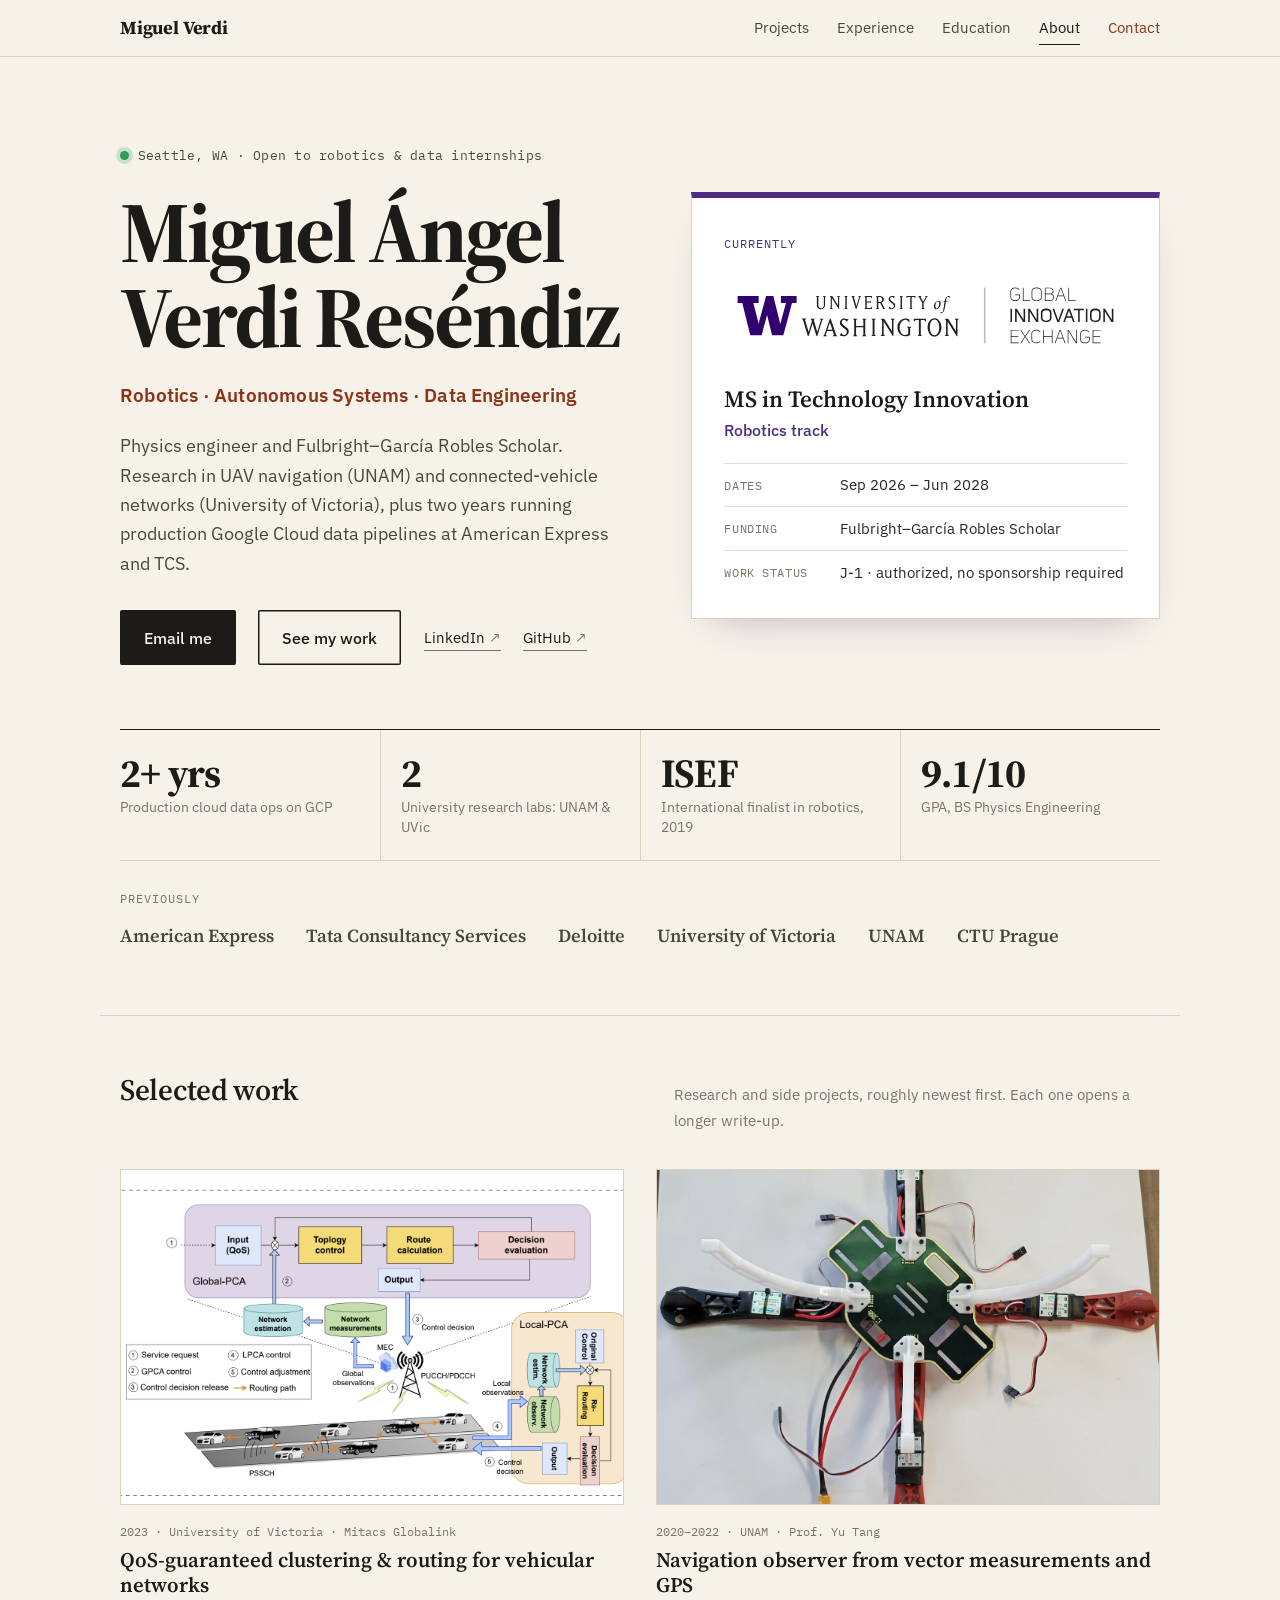
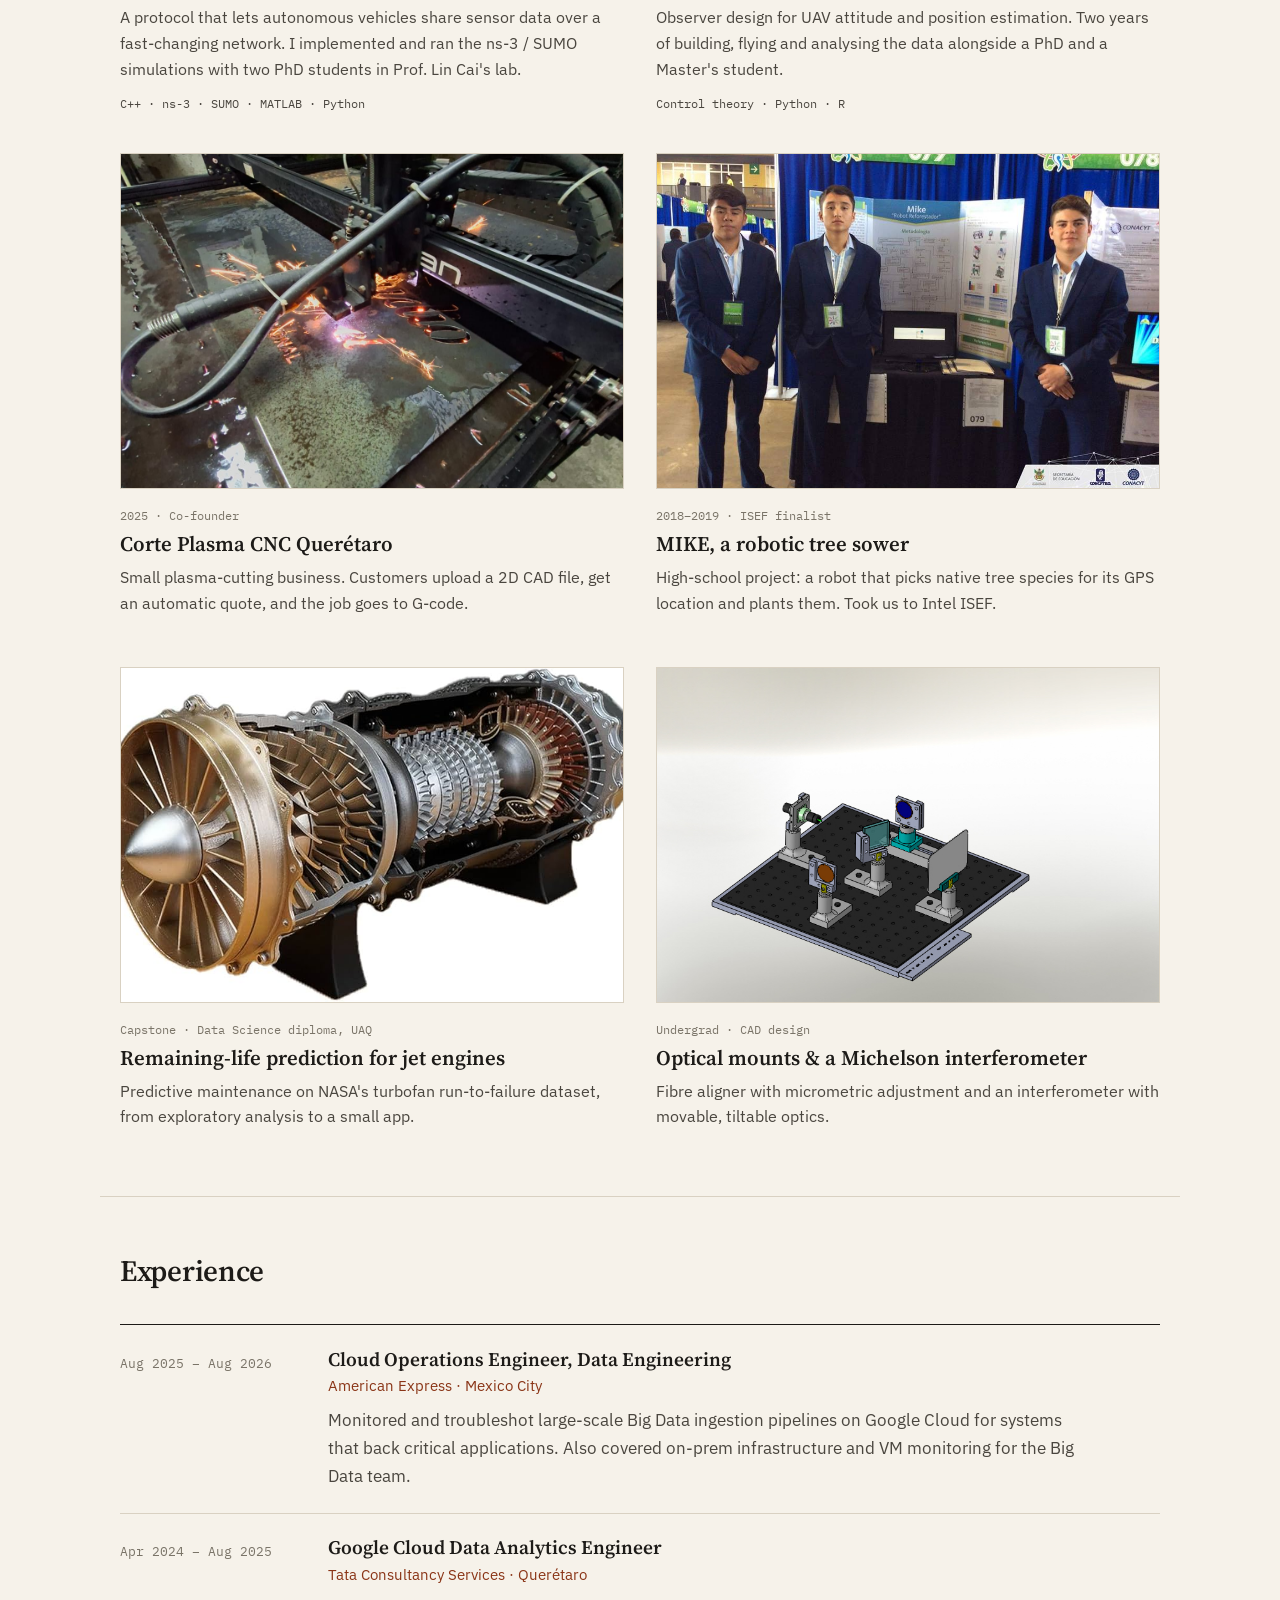
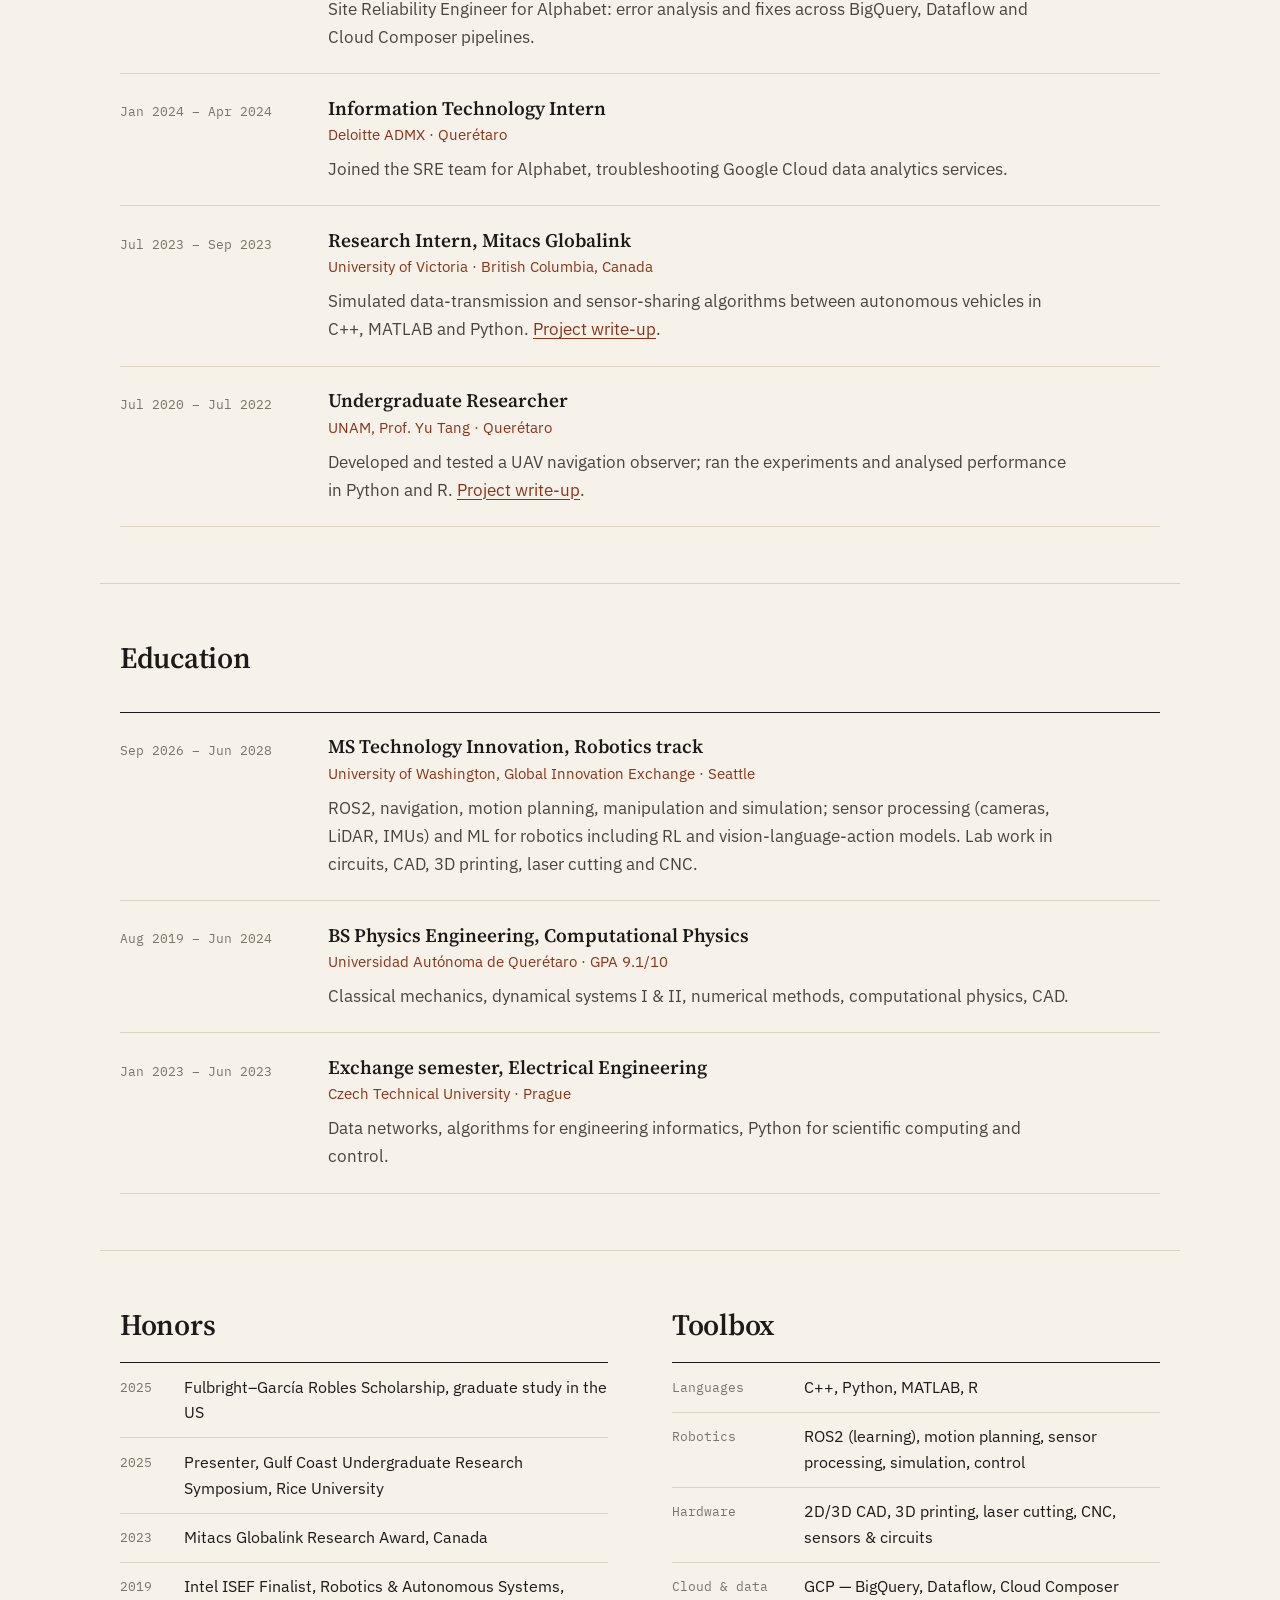
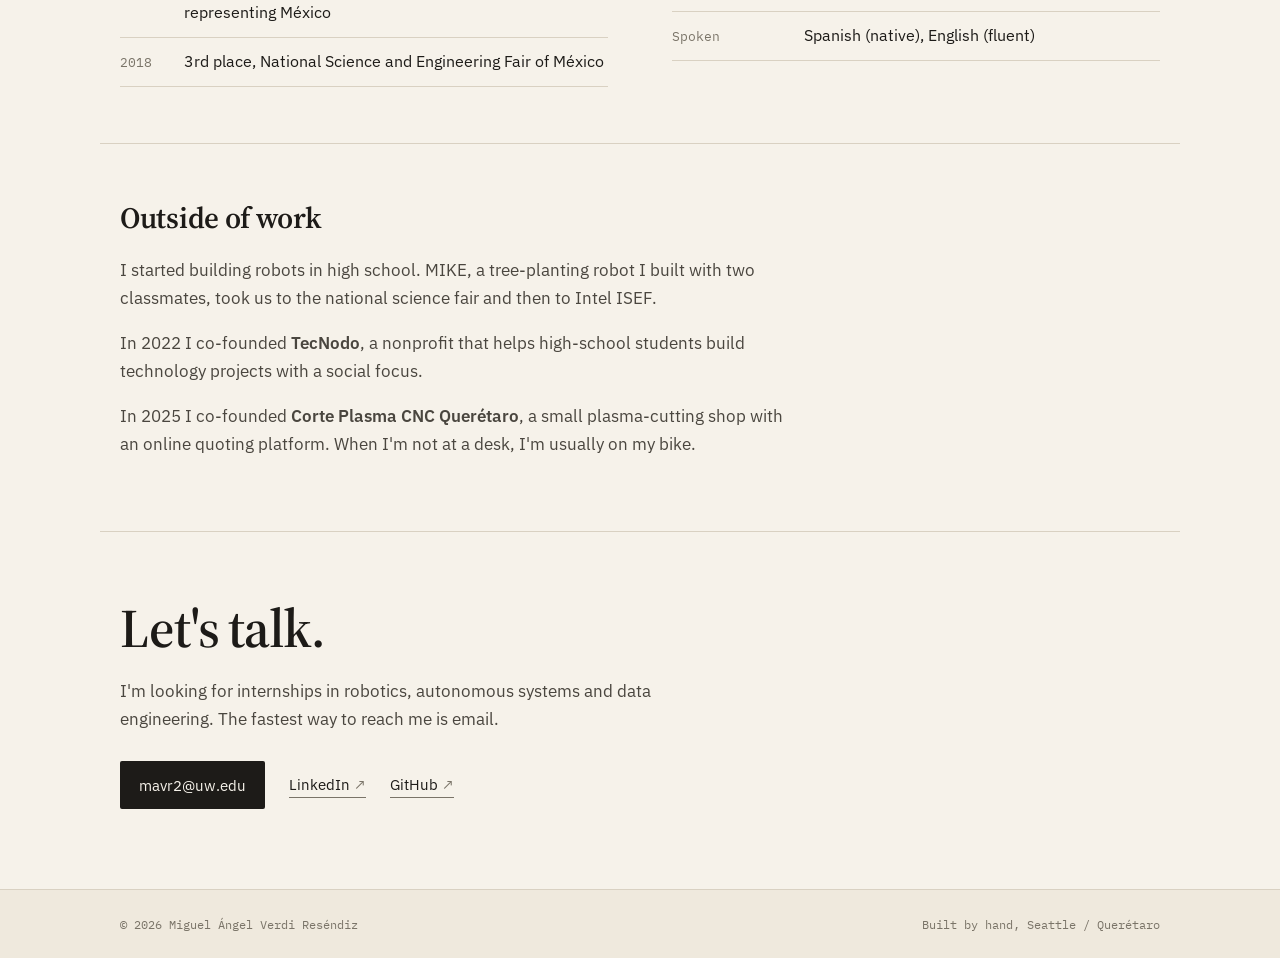
<file: index.html>
<!DOCTYPE html>
<html lang="en">
<head>
    <meta charset="UTF-8">
    <meta name="viewport" content="width=device-width, initial-scale=1.0">
    <title>Miguel Verdi — Robotics &amp; Data Engineering</title>
    <meta name="description" content="Miguel Ángel Verdi Reséndiz. Physics engineer and MS Robotics student at UW GIX (Fulbright–García Robles Scholar). Research in vehicular networks and UAV navigation; two years running Google Cloud data pipelines.">
    <meta property="og:title" content="Miguel Verdi — Robotics &amp; Data Engineering">
    <meta property="og:description" content="Physics engineer, MS Robotics student at UW GIX. Research, projects and experience.">
    <meta property="og:image" content="assets/img/work1-qos.png">
    <link rel="stylesheet" href="assets/css/styles.css">
</head>
<body>
    <a class="skip" href="#main">Skip to content</a>

    <header class="site-header">
        <div class="wrap site-header__inner">
            <a href="#top" class="brand">Miguel Verdi</a>
            <button class="nav-toggle" id="nav-toggle" aria-expanded="false" aria-controls="nav-menu">Menu</button>
            <nav class="nav" id="nav-menu" aria-label="Main">
                <a href="#projects" class="nav__link">Projects</a>
                <a href="#experience" class="nav__link">Experience</a>
                <a href="#education" class="nav__link">Education</a>
                <a href="#about" class="nav__link">About</a>
                <a href="#contact" class="nav__link nav__link--cta">Contact</a>
            </nav>
        </div>
    </header>

    <main id="main">
        <!-- ===== INTRO ===== -->
        <section class="hero" id="top">
            <div class="wrap hero__grid">
                <div class="hero__text">
                    <p class="kicker"><span class="dot" aria-hidden="true"></span> Seattle, WA · Open to robotics &amp; data internships</p>
                    <h1 class="hero__name">Miguel Ángel<br>Verdi Reséndiz</h1>
                    <p class="hero__role">Robotics · Autonomous Systems · Data Engineering</p>
                    <p class="hero__lede">
                        Physics engineer and Fulbright–García Robles Scholar. Research in UAV navigation
                        (UNAM) and connected-vehicle networks (University of Victoria), plus two years running
                        production Google Cloud data pipelines at American Express and TCS.
                    </p>
                    <div class="hero__cta">
                        <a class="btn btn--lg" href="mailto:mavr2@uw.edu">Email me</a>
                        <a class="btn btn--lg btn--ghost" href="#projects">See my work</a>
                        <a class="link-arrow" href="https://www.linkedin.com/in/miguel-verdi-90b788175/" target="_blank" rel="noopener">LinkedIn</a>
                        <a class="link-arrow" href="https://github.com/MiguelVerdi" target="_blank" rel="noopener">GitHub</a>
                    </div>
                </div>

                <aside class="now" aria-label="Current program">
                    <p class="now__label">Currently</p>
                    <picture class="now__logo">
                        <source srcset="assets/img/uw-gix-lockup-white.svg" media="(prefers-color-scheme: dark)">
                        <img src="assets/img/uw-gix-lockup.svg" alt="University of Washington — Global Innovation Exchange" width="777" height="160">
                    </picture>
                    <p class="now__program">MS in Technology Innovation<br><span>Robotics track</span></p>
                    <dl class="now__facts">
                        <div><dt>Dates</dt><dd>Sep 2026 – Jun 2028</dd></div>
                        <div><dt>Funding</dt><dd>Fulbright–García Robles Scholar</dd></div>
                        <div><dt>Work status</dt><dd>J-1 · authorized, no sponsorship required</dd></div>
                    </dl>
                </aside>
            </div>

            <div class="wrap">
                <ul class="stats">
                    <li><strong>2+ yrs</strong><span>Production cloud data ops on GCP</span></li>
                    <li><strong>2</strong><span>University research labs: UNAM &amp; UVic</span></li>
                    <li><strong>ISEF</strong><span>International finalist in robotics, 2019</span></li>
                    <li><strong>9.1/10</strong><span>GPA, BS Physics Engineering</span></li>
                </ul>

                <div class="previously">
                    <p class="previously__label">Previously</p>
                    <ul class="previously__list">
                        <li>American Express</li>
                        <li>Tata Consultancy Services</li>
                        <li>Deloitte</li>
                        <li>University of Victoria</li>
                        <li>UNAM</li>
                        <li>CTU Prague</li>
                    </ul>
                </div>
            </div>
        </section>

        <!-- ===== PROJECTS ===== -->
        <section class="section wrap" id="projects">
            <header class="section__head">
                <h2 class="section__title">Selected work</h2>
                <p class="section__note">Research and side projects, roughly newest first. Each one opens a longer write-up.</p>
            </header>

            <div class="projects">
                <a class="project project--wide" href="project1.html">
                    <div class="project__img"><img src="assets/img/work1-qos.png" alt="QCRP network architecture diagram" loading="lazy"></div>
                    <div class="project__body">
                        <p class="project__meta">2023 · University of Victoria · Mitacs Globalink</p>
                        <h3 class="project__title">QoS-guaranteed clustering &amp; routing for vehicular networks</h3>
                        <p>A protocol that lets autonomous vehicles share sensor data over a fast-changing network. I implemented and ran the ns-3 / SUMO simulations with two PhD students in Prof. Lin Cai's lab.</p>
                        <p class="tags">C++ · ns-3 · SUMO · MATLAB · Python</p>
                    </div>
                </a>

                <a class="project project--wide" href="project3.html">
                    <div class="project__img"><img src="assets/img/tang1.jpeg" alt="UAV used in navigation observer experiments" loading="lazy"></div>
                    <div class="project__body">
                        <p class="project__meta">2020–2022 · UNAM · Prof. Yu Tang</p>
                        <h3 class="project__title">Navigation observer from vector measurements and GPS</h3>
                        <p>Observer design for UAV attitude and position estimation. Two years of building, flying and analysing the data alongside a PhD and a Master's student.</p>
                        <p class="tags">Control theory · Python · R</p>
                    </div>
                </a>

                <a class="project" href="project6.html">
                    <div class="project__img"><img src="assets/img/cnc1.jpg" alt="CNC plasma cutter cutting a steel sheet" loading="lazy"></div>
                    <div class="project__body">
                        <p class="project__meta">2025 · Co-founder</p>
                        <h3 class="project__title">Corte Plasma CNC Querétaro</h3>
                        <p>Small plasma-cutting business. Customers upload a 2D CAD file, get an automatic quote, and the job goes to G-code.</p>
                    </div>
                </a>

                <a class="project" href="project2.html">
                    <div class="project__img"><img src="assets/img/mike7.png" alt="Team presenting the MIKE robot at the national science fair" loading="lazy"></div>
                    <div class="project__body">
                        <p class="project__meta">2018–2019 · ISEF finalist</p>
                        <h3 class="project__title">MIKE, a robotic tree sower</h3>
                        <p>High-school project: a robot that picks native tree species for its GPS location and plants them. Took us to Intel ISEF.</p>
                    </div>
                </a>

                <a class="project" href="project5.html">
                    <div class="project__img"><img src="assets/img/turbofan.jpg" alt="Turbofan jet engine" loading="lazy"></div>
                    <div class="project__body">
                        <p class="project__meta">Capstone · Data Science diploma, UAQ</p>
                        <h3 class="project__title">Remaining-life prediction for jet engines</h3>
                        <p>Predictive maintenance on NASA's turbofan run-to-failure dataset, from exploratory analysis to a small app.</p>
                    </div>
                </a>

                <a class="project" href="project4.html">
                    <div class="project__img"><img src="assets/img/int11.JPG" alt="CAD model of an optical interferometer" loading="lazy"></div>
                    <div class="project__body">
                        <p class="project__meta">Undergrad · CAD design</p>
                        <h3 class="project__title">Optical mounts &amp; a Michelson interferometer</h3>
                        <p>Fibre aligner with micrometric adjustment and an interferometer with movable, tiltable optics.</p>
                    </div>
                </a>
            </div>
        </section>

        <!-- ===== EXPERIENCE ===== -->
        <section class="section wrap" id="experience">
            <header class="section__head">
                <h2 class="section__title">Experience</h2>
            </header>

            <ol class="timeline">
                <li class="entry">
                    <p class="entry__date">Aug 2025 – Aug 2026</p>
                    <div>
                        <h3 class="entry__title">Cloud Operations Engineer, Data Engineering</h3>
                        <p class="entry__org">American Express · Mexico City</p>
                        <p>Monitored and troubleshot large-scale Big Data ingestion pipelines on Google Cloud for systems that back critical applications. Also covered on-prem infrastructure and VM monitoring for the Big Data team.</p>
                    </div>
                </li>
                <li class="entry">
                    <p class="entry__date">Apr 2024 – Aug 2025</p>
                    <div>
                        <h3 class="entry__title">Google Cloud Data Analytics Engineer</h3>
                        <p class="entry__org">Tata Consultancy Services · Querétaro</p>
                        <p>Site Reliability Engineer for Alphabet: error analysis and fixes across BigQuery, Dataflow and Cloud Composer pipelines.</p>
                    </div>
                </li>
                <li class="entry">
                    <p class="entry__date">Jan 2024 – Apr 2024</p>
                    <div>
                        <h3 class="entry__title">Information Technology Intern</h3>
                        <p class="entry__org">Deloitte ADMX · Querétaro</p>
                        <p>Joined the SRE team for Alphabet, troubleshooting Google Cloud data analytics services.</p>
                    </div>
                </li>
                <li class="entry">
                    <p class="entry__date">Jul 2023 – Sep 2023</p>
                    <div>
                        <h3 class="entry__title">Research Intern, Mitacs Globalink</h3>
                        <p class="entry__org">University of Victoria · British Columbia, Canada</p>
                        <p>Simulated data-transmission and sensor-sharing algorithms between autonomous vehicles in C++, MATLAB and Python. <a href="project1.html">Project write-up</a>.</p>
                    </div>
                </li>
                <li class="entry">
                    <p class="entry__date">Jul 2020 – Jul 2022</p>
                    <div>
                        <h3 class="entry__title">Undergraduate Researcher</h3>
                        <p class="entry__org">UNAM, Prof. Yu Tang · Querétaro</p>
                        <p>Developed and tested a UAV navigation observer; ran the experiments and analysed performance in Python and R. <a href="project3.html">Project write-up</a>.</p>
                    </div>
                </li>
            </ol>
        </section>

        <!-- ===== EDUCATION ===== -->
        <section class="section wrap" id="education">
            <header class="section__head">
                <h2 class="section__title">Education</h2>
            </header>

            <ol class="timeline">
                <li class="entry">
                    <p class="entry__date">Sep 2026 – Jun 2028</p>
                    <div>
                        <h3 class="entry__title">MS Technology Innovation, Robotics track</h3>
                        <p class="entry__org">University of Washington, Global Innovation Exchange · Seattle</p>
                        <p>ROS2, navigation, motion planning, manipulation and simulation; sensor processing (cameras, LiDAR, IMUs) and ML for robotics including RL and vision-language-action models. Lab work in circuits, CAD, 3D printing, laser cutting and CNC.</p>
                    </div>
                </li>
                <li class="entry">
                    <p class="entry__date">Aug 2019 – Jun 2024</p>
                    <div>
                        <h3 class="entry__title">BS Physics Engineering, Computational Physics</h3>
                        <p class="entry__org">Universidad Autónoma de Querétaro · GPA 9.1/10</p>
                        <p>Classical mechanics, dynamical systems I &amp; II, numerical methods, computational physics, CAD.</p>
                    </div>
                </li>
                <li class="entry">
                    <p class="entry__date">Jan 2023 – Jun 2023</p>
                    <div>
                        <h3 class="entry__title">Exchange semester, Electrical Engineering</h3>
                        <p class="entry__org">Czech Technical University · Prague</p>
                        <p>Data networks, algorithms for engineering informatics, Python for scientific computing and control.</p>
                    </div>
                </li>
            </ol>
        </section>

        <!-- ===== HONORS + SKILLS ===== -->
        <section class="section wrap split" id="honors">
            <div>
                <h2 class="section__title">Honors</h2>
                <ul class="plain-list">
                    <li><span class="year">2025</span> Fulbright–García Robles Scholarship, graduate study in the US</li>
                    <li><span class="year">2025</span> Presenter, Gulf Coast Undergraduate Research Symposium, Rice University</li>
                    <li><span class="year">2023</span> Mitacs Globalink Research Award, Canada</li>
                    <li><span class="year">2019</span> Intel ISEF Finalist, Robotics &amp; Autonomous Systems, representing México</li>
                    <li><span class="year">2018</span> 3rd place, National Science and Engineering Fair of México</li>
                </ul>
            </div>
            <div>
                <h2 class="section__title">Toolbox</h2>
                <dl class="skills">
                    <div><dt>Languages</dt><dd>C++, Python, MATLAB, R</dd></div>
                    <div><dt>Robotics</dt><dd>ROS2 (learning), motion planning, sensor processing, simulation, control</dd></div>
                    <div><dt>Hardware</dt><dd>2D/3D CAD, 3D printing, laser cutting, CNC, sensors &amp; circuits</dd></div>
                    <div><dt>Cloud &amp; data</dt><dd>GCP — BigQuery, Dataflow, Cloud Composer</dd></div>
                    <div><dt>Spoken</dt><dd>Spanish (native), English (fluent)</dd></div>
                </dl>
            </div>
        </section>

        <!-- ===== ABOUT ===== -->
        <section class="section wrap about-me" id="about">
            <div class="about__text">
                <h2 class="section__title">Outside of work</h2>
                <p>I started building robots in high school. MIKE, a tree-planting robot I built with two classmates, took us to the national science fair and then to Intel ISEF.</p>
                <p>In 2022 I co-founded <strong>TecNodo</strong>, a nonprofit that helps high-school students build technology projects with a social focus.</p>
                <p>In 2025 I co-founded <strong>Corte Plasma CNC Querétaro</strong>, a small plasma-cutting shop with an online quoting platform. When I'm not at a desk, I'm usually on my bike.</p>
            </div>
        </section>

        <!-- ===== CONTACT ===== -->
        <section class="contact wrap" id="contact">
            <h2 class="contact__title">Let's talk.</h2>
            <p>I'm looking for internships in robotics, autonomous systems and data engineering. The fastest way to reach me is email.</p>
            <p class="intro__links">
                <a class="btn" href="mailto:mavr2@uw.edu">mavr2@uw.edu</a>
                <a class="link-arrow" href="https://www.linkedin.com/in/miguel-verdi-90b788175/" target="_blank" rel="noopener">LinkedIn</a>
                <a class="link-arrow" href="https://github.com/MiguelVerdi" target="_blank" rel="noopener">GitHub</a>
            </p>
        </section>
    </main>

    <footer class="site-footer">
        <div class="wrap site-footer__inner">
            <p>© <span id="year">2026</span> Miguel Ángel Verdi Reséndiz</p>
            <p>Built by hand, Seattle / Querétaro</p>
        </div>
    </footer>

    <script src="assets/js/main.js"></script>
</body>
</html>
</file>
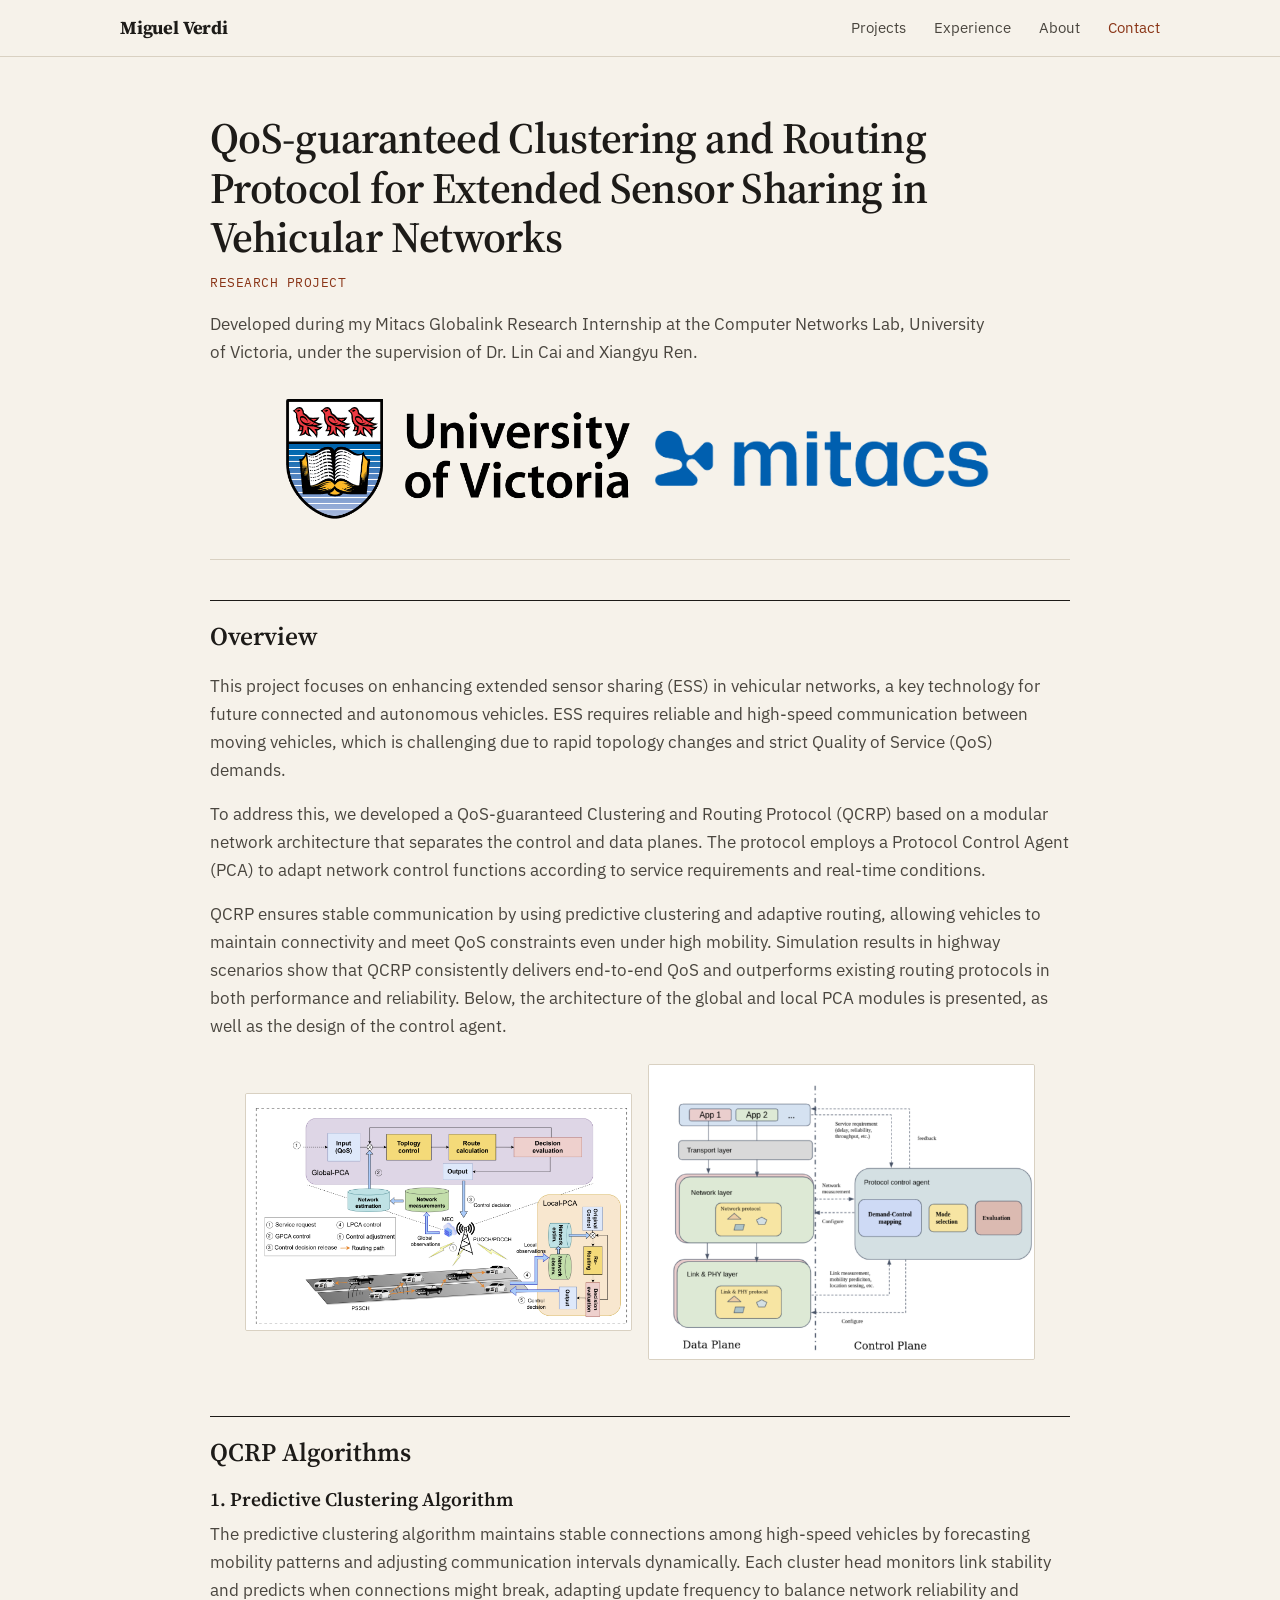
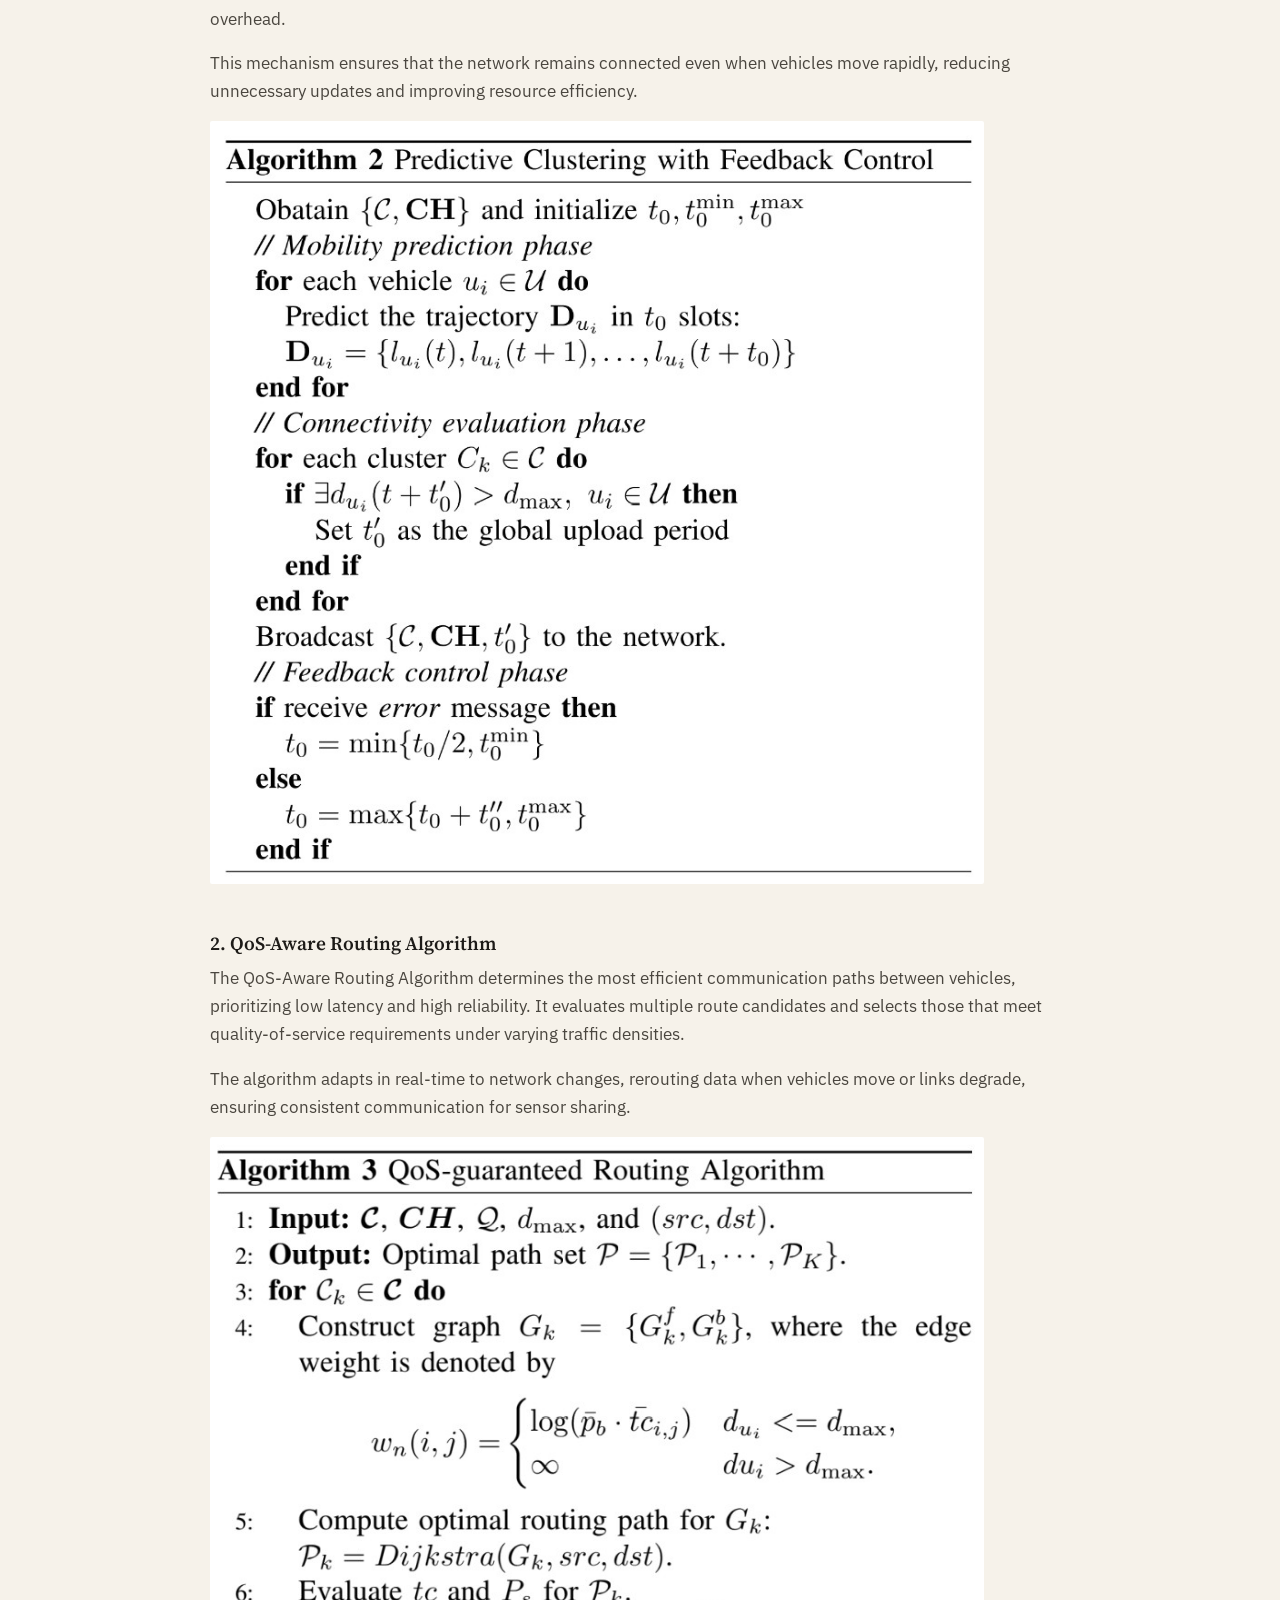
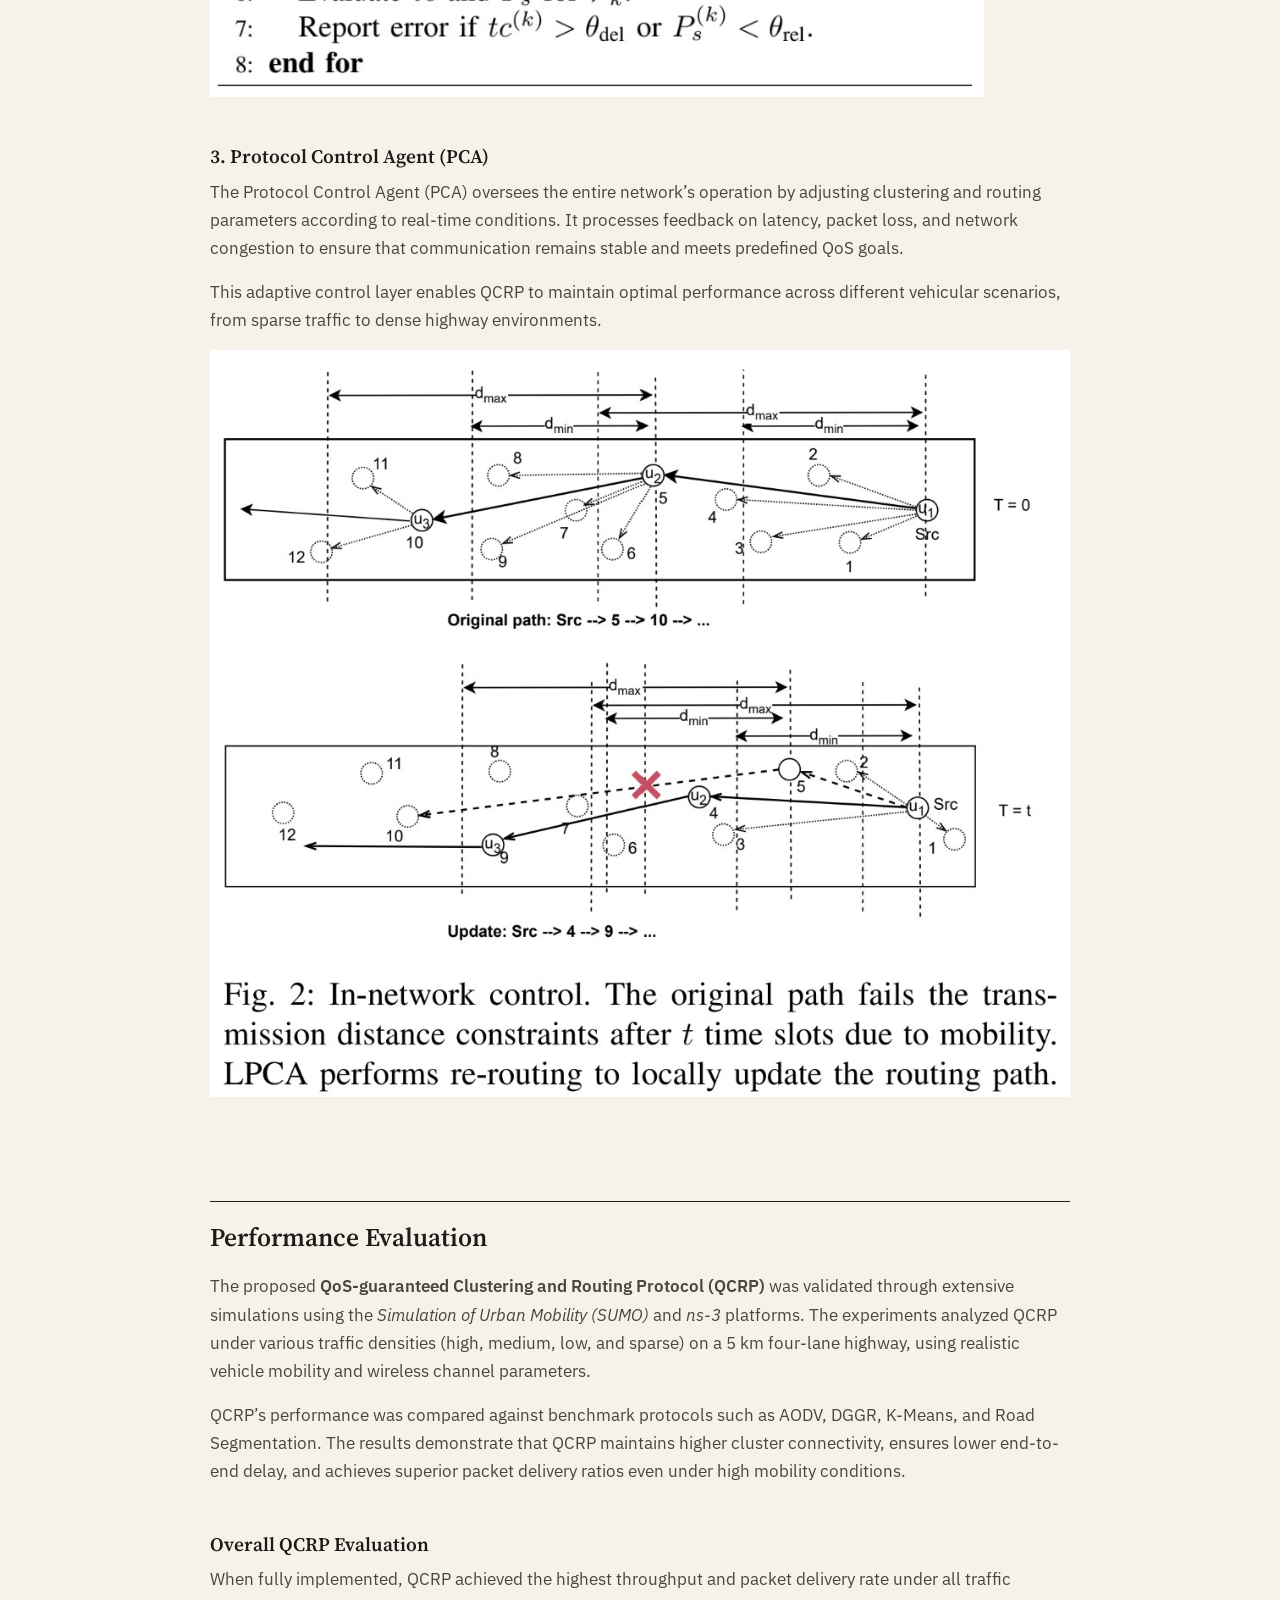
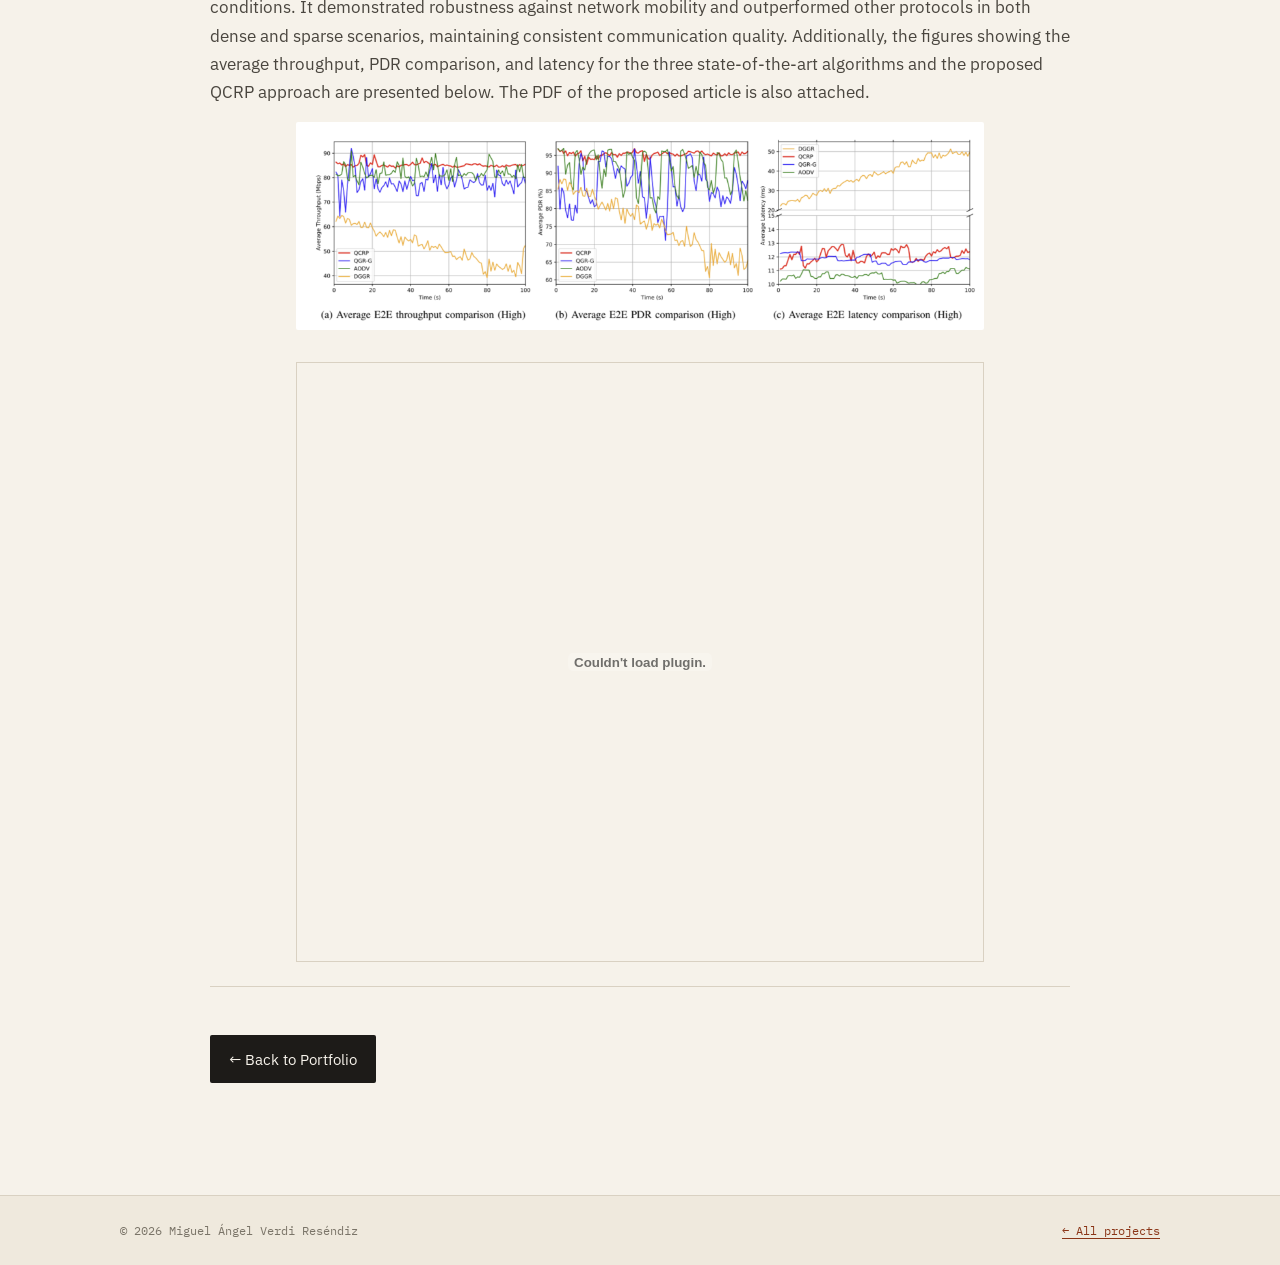
<file: project1.html>
<!DOCTYPE html>
<html lang="en">
<head>
  <meta charset="UTF-8">
  <meta name="viewport" content="width=device-width, initial-scale=1.0">
  <title>QCRP: Vehicular Network Routing — Miguel Verdi</title>

  <link rel="stylesheet" href="assets/css/styles.css">
</head>

<body>
  <!--===== HEADER =====-->
  <header class="site-header">
    <div class="wrap site-header__inner">
      <a href="index.html" class="brand">Miguel Verdi</a>
      <button class="nav-toggle" id="nav-toggle" aria-expanded="false" aria-controls="nav-menu">Menu</button>
      <nav class="nav" id="nav-menu" aria-label="Main">
        <a href="index.html#projects" class="nav__link">Projects</a>
        <a href="index.html#experience" class="nav__link">Experience</a>
        <a href="index.html#about" class="nav__link">About</a>
        <a href="index.html#contact" class="nav__link nav__link--cta">Contact</a>
      </nav>
    </div>
  </header>

  <main class="l-main">
    <!--===== PROJECT HERO =====-->
    <section class="home bd-grid" id="project">
      <div class="home__data">
        <h1 class="home__title">QoS-guaranteed Clustering and Routing Protocol
          for Extended Sensor Sharing in Vehicular Networks<br><span class="home__title-color">Research Project</span></h1>
        <p>Developed during my Mitacs Globalink Research Internship at the Computer Networks Lab, University of Victoria, under the supervision of Dr. Lin Cai and Xiangyu Ren.</p>
      </div>
  <!-- Image section -->
  <div style="
    display: flex; 
    justify-content: center; 
    align-items: center; 
    gap: 20px; 
    flex-wrap: wrap; 
    margin-top: 2rem;
  ">
    <img src="assets/img/uvic.png" alt="Simulation setup" 
         style="width: 40%; min-width: 280px; border-radius: 10px; box-shadow: 0 2px 10px rgba(0,0,0,0.15);">
    <img src="assets/img/mitacs.png" alt="Routing visualization" 
         style="width: 40%; min-width: 280px; border-radius: 10px; box-shadow: 0 2px 10px rgba(0,0,0,0.15);">
  </div>
    </section>

<!--===== OVERVIEW =====-->
<section class="about section" id="overview">
  <h2 class="section-title">Overview</h2>

  <p class="about__text" style="margin-bottom: 1rem;">
    This project focuses on enhancing extended sensor sharing (ESS) in vehicular networks, a key technology for future connected and autonomous vehicles. ESS requires reliable and high-speed communication between moving vehicles, which is challenging due to rapid topology changes and strict Quality of Service (QoS) demands.
  </p>
  
  <p class="about__text" style="margin-bottom: 1rem;">
    To address this, we developed a QoS-guaranteed Clustering and Routing Protocol (QCRP) based on a modular network architecture that separates the control and data planes. The protocol employs a Protocol Control Agent (PCA) to adapt network control functions according to service requirements and real-time conditions.
  </p>
  
  <p class="about__text">
   QCRP ensures stable communication by using predictive clustering and adaptive routing, allowing vehicles to maintain connectivity and meet QoS constraints even under high mobility. Simulation results in highway scenarios show that QCRP consistently delivers end-to-end QoS and outperforms existing routing protocols in both performance and reliability.

Below, the architecture of the global and local PCA modules is presented, as well as the design of the control agent.
  
    <div style="display: flex; justify-content: center; align-items: center; gap: 1rem; margin-top: 1.5rem;">
      <img src="assets/img/work1-qos.png" alt="Autonomous Vehicle Simulation"
           class="overview__img" style="max-width: 45%; height: auto;">
      <img src="assets/img/work1-qos2.png" alt="Network Architecture Diagram"
           class="overview__img" style="max-width: 45%; height: auto;">
    </div>
    
    <p class="about__text" style="margin-bottom: 1rem;">
 
    </p>
    <section class="algorithms section" id="algorithms">
      <h2 class="section-title">QCRP Algorithms</h2>
      <div class="about__container bd-grid">
    <!-- Algorithm 1 -->
  <div class="about__container bd-grid" style="align-items: center; margin-bottom: 3rem;">
    <div>
      <h3 class="section-subtitle">1. Predictive Clustering Algorithm</h3>
      <p class="about__text">
        The predictive clustering algorithm maintains stable connections among high-speed vehicles by forecasting mobility patterns and adjusting communication intervals dynamically. 
        Each cluster head monitors link stability and predicts when connections might break, adapting update frequency to balance network reliability and overhead.
      </p>

      <p class="about__text">
        This mechanism ensures that the network remains connected even when vehicles move rapidly, reducing unnecessary updates and improving resource efficiency.
      </p>
    </div>
    <div style="text-align: center;">
      <img src="assets/img/algorithm1.jpg" alt="Predictive Clustering Diagram" style="max-width: 90%; height: auto; border-radius: 12px;">
    </div>
  </div>

  <!-- Algorithm 2 -->
  <div class="about__container bd-grid" style="align-items: center; margin-bottom: 3rem;">
    <div>
      <h3 class="section-subtitle">2. QoS-Aware Routing Algorithm</h3>
      <p class="about__text">
        The QoS-Aware Routing Algorithm determines the most efficient communication paths between vehicles, prioritizing low latency and high reliability. 
        It evaluates multiple route candidates and selects those that meet quality-of-service requirements under varying traffic densities.
      </p>

      <p class="about__text">
        The algorithm adapts in real-time to network changes, rerouting data when vehicles move or links degrade, ensuring consistent communication for sensor sharing.
      </p>
    </div>
    <div style="text-align: center;">
      <img src="assets/img/algorithm2.jpg" alt="QoS Routing Flowchart" style="max-width: 90%; height: auto; border-radius: 12px;">
    </div>
  </div>

  <!-- Algorithm 3 -->
  <div class="about__container bd-grid" style="align-items: center; margin-bottom: 3rem;">
    <div>
      <h3 class="section-subtitle">3. Protocol Control Agent (PCA)</h3>
      <p class="about__text">
        The Protocol Control Agent (PCA) oversees the entire network’s operation by adjusting clustering and routing parameters according to real-time conditions. 
        It processes feedback on latency, packet loss, and network congestion to ensure that communication remains stable and meets predefined QoS goals.
      </p>

      <p class="about__text">
        This adaptive control layer enables QCRP to maintain optimal performance across different vehicular scenarios, from sparse traffic to dense highway environments.
      </p>
    </div>
    <div style="text-align: center;">
      <img src="assets/img/algorithm3.jpg" alt="PCA Control Architecture" style="max-width: 200%; height: auto; border-radius: 12px;">
    </div>
  </div>
</section>
    
   <!--===== PERFORMANCE EVALUATION =====-->
<section class="results section" id="results">
  <h2 class="section-title">Performance Evaluation</h2>
  <div class="about__container bd-grid" style="display: flex; align-items: center; gap: 2rem; flex-wrap: wrap;">
    <!-- Texto -->
    <div style="flex: 1; min-width: 300px;">
      <p class="about__text">
        The proposed <strong>QoS-guaranteed Clustering and Routing Protocol (QCRP)</strong> was validated through extensive simulations using the 
        <em>Simulation of Urban Mobility (SUMO)</em> and <em>ns-3</em> platforms. The experiments analyzed QCRP under various traffic densities 
        (high, medium, low, and sparse) on a 5 km four-lane highway, using realistic vehicle mobility and wireless channel parameters.
      </p>

      <p class="about__text">
        QCRP’s performance was compared against benchmark protocols such as AODV, DGGR, K-Means, and Road Segmentation.
        The results demonstrate that QCRP maintains higher cluster connectivity, ensures lower end-to-end delay, and achieves
        superior packet delivery ratios even under high mobility conditions.
      </p>
    </div>

    <!-- Imagen -->
    
  </div>



  <!--===== Result Group 3 =====-->
  <div class="about__container bd-grid" style="align-items: center; margin-top: 3rem;">
    <div>
      <h3 class="section-subtitle">Overall QCRP Evaluation</h3>
      <p class="about__text">
       When fully implemented, QCRP achieved the highest throughput and packet delivery rate under all traffic conditions. It demonstrated robustness against network mobility and outperformed other protocols in both dense and sparse scenarios, maintaining consistent communication quality.

Additionally, the figures showing the average throughput, PDR comparison, and latency for the three state-of-the-art algorithms and the proposed QCRP approach are presented below. The PDF of the proposed article is also attached.
      </p>
    </div>
  </div>

  <div class="results__images" style="display: flex; flex-wrap: wrap; justify-content: center; gap: 1.5rem; margin-top: 1rem;">
    <img src="assets/img/results.png" alt="Throughput performance" style="max-width: 80%; height: auto; border-radius: 12px;">
  </div>


  <div style="text-align: center; margin-top: 2rem;">
    <embed src="assets/img/QCRP_journal_extension.pdf" type="application/pdf" width="80%" height="600px" />
  </div>
  
</section>

   
    <!--===== BACK BUTTON =====-->
    <section class="contact section" id="back">
      <div class="contact__container bd-grid">
        <a href="index.html#projects" class="button">← Back to Portfolio</a>
      </div>
    </section>
  </main>

  <!--===== FOOTER =====-->
  <footer class="site-footer">
    <div class="wrap site-footer__inner">
      <p>© <span id="year">2026</span> Miguel Ángel Verdi Reséndiz</p>
      <p><a href="index.html#projects">← All projects</a></p>
    </div>
  </footer>
  <script src="assets/js/main.js"></script>
</body>
</html>
</file>
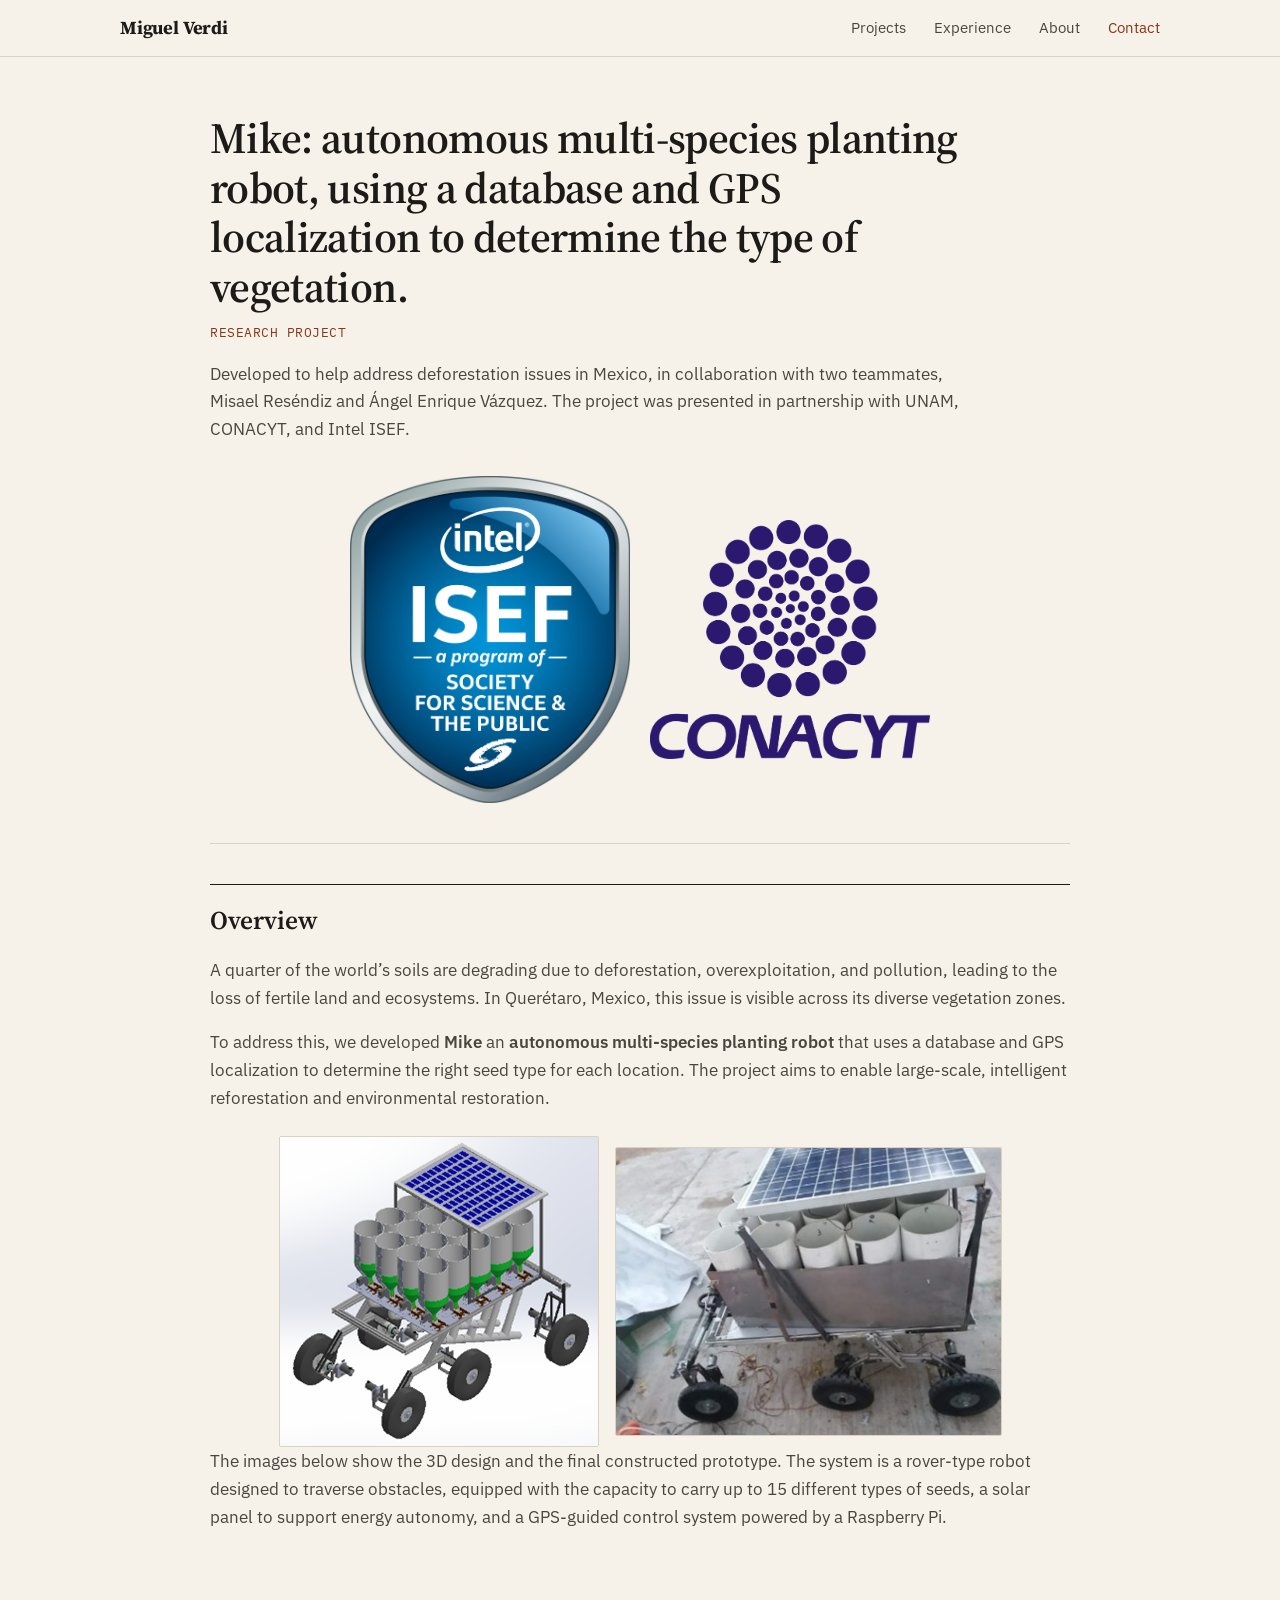
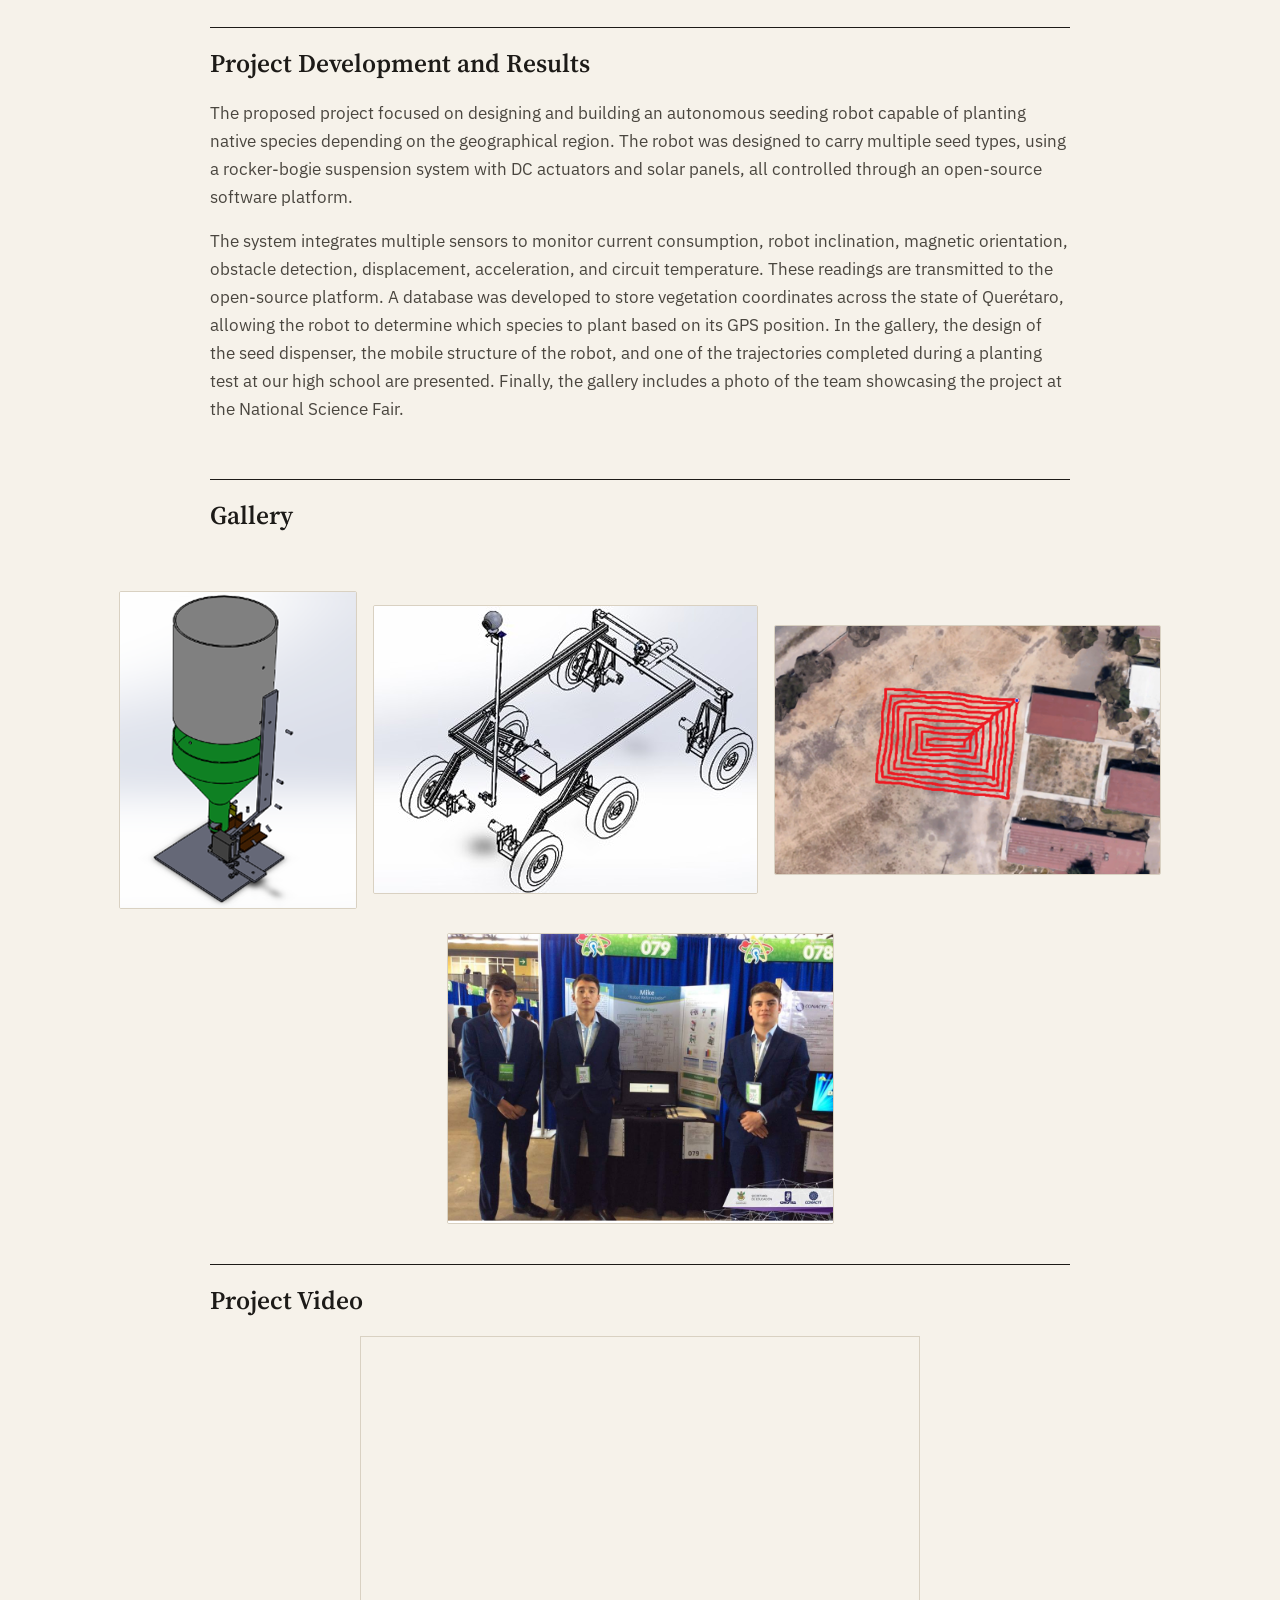
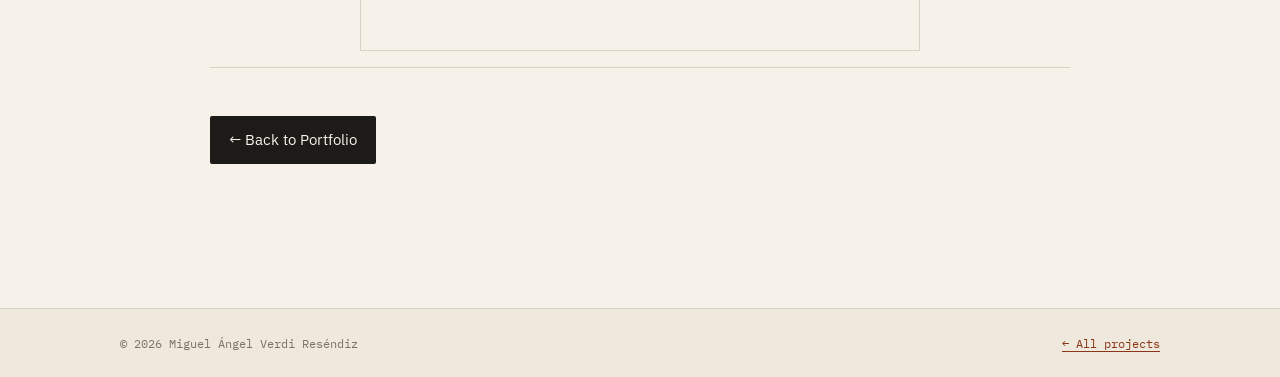
<file: project2.html>
<!DOCTYPE html>
<html lang="en">
<head>
  <meta charset="UTF-8">
  <meta name="viewport" content="width=device-width, initial-scale=1.0">
  <title>MIKE: Robotic Tree Sower — Miguel Verdi</title>

  <link rel="stylesheet" href="assets/css/styles.css">
</head>

<body>
  <!--===== HEADER =====-->
  <header class="site-header">
    <div class="wrap site-header__inner">
      <a href="index.html" class="brand">Miguel Verdi</a>
      <button class="nav-toggle" id="nav-toggle" aria-expanded="false" aria-controls="nav-menu">Menu</button>
      <nav class="nav" id="nav-menu" aria-label="Main">
        <a href="index.html#projects" class="nav__link">Projects</a>
        <a href="index.html#experience" class="nav__link">Experience</a>
        <a href="index.html#about" class="nav__link">About</a>
        <a href="index.html#contact" class="nav__link nav__link--cta">Contact</a>
      </nav>
    </div>
  </header>

  <main class="l-main">
    <!--===== PROJECT HERO =====-->
    <section class="home bd-grid" id="project">
      <div class="home__data">
        <h1 class="home__title">Mike: autonomous multi-species planting robot, using a database and GPS localization to determine the type of vegetation.<br><span class="home__title-color">Research Project</span></h1>
        <p>Developed to help address deforestation issues in Mexico, in collaboration with two teammates, Misael Reséndiz and Ángel Enrique Vázquez. The project was presented in partnership with UNAM, CONACYT, and Intel ISEF.</p>
      </div>
  <!-- Image section -->
  <div style="
    display: flex; 
    justify-content: center; 
    align-items: center; 
    gap: 20px; 
    flex-wrap: wrap; 
    margin-top: 2rem;
  ">
    <img src="assets/img/isef.png" alt="Simulation setup" 
         style="width: 5%; min-width: 280px; border-radius: 10px; box-shadow: 0 2px 10px rgba(0,0,0,0.15);">
    <img src="assets/img/conacyt.png" alt="Routing visualization" 
         style="width: 7%; min-width: 280px; border-radius: 10px; box-shadow: 0 2px 10px rgba(0,0,0,0.15);">
  </div>
    </section>

<!--===== OVERVIEW =====-->
<section class="about section" id="overview">
  <h2 class="section-title">Overview</h2>

  <div>
    <p class="about__text">
      A quarter of the world’s soils are degrading due to deforestation, overexploitation, and pollution, leading to the loss of fertile land and ecosystems. In Querétaro, Mexico, this issue is visible across its diverse vegetation zones.
    </p>
    <p class="about__text">
      To address this, we developed <strong>Mike</strong>  an <strong>autonomous multi-species planting robot</strong> that uses a database and GPS localization to determine the right seed type for each location. The project aims to enable large-scale, intelligent reforestation and environmental restoration.
    </p>
    
  </div>

    <div style="display: flex; justify-content: center; align-items: center; gap: 1rem; margin-top: 1.5rem;">
      <img src="assets/img/mike1.png" alt="Autonomous Vehicle Simulation"
           class="overview__img" style="max-width: 45%; height: auto;">
      <img src="assets/img/mike2.jpg" alt="Network Architecture Diagram"
           class="overview__img" style="max-width: 45%; height: auto;">
    </div>
    
    <p class="about__text" style="margin-bottom: 1rem;">
The images below show the 3D design and the final constructed prototype. The system is a rover-type robot designed to traverse obstacles, equipped with the capacity to carry up to 15 different types of seeds, a solar panel to support energy autonomy, and a GPS-guided control system powered by a Raspberry Pi.    </p>
    <section class="algorithms section" id="algorithms">
  

<section class="results section" id="results">
  <h2 class="section-title">Project Development and Results</h2>
  <div class="about__container bd-grid" style="display: flex; align-items: center; gap: 2rem; flex-wrap: wrap;">
    <!-- Texto -->
    <div style="width: 100%; max-width: 900px; margin: 0 auto;">
      <p class="about__text">
        The proposed project focused on designing and building an autonomous seeding robot capable of planting native species depending on the geographical region. The robot was designed to carry multiple seed types, using a rocker-bogie suspension system with DC actuators and solar panels, all controlled through an open-source software platform.
      </p>
    
      <p class="about__text">
        The system integrates multiple sensors to monitor current consumption, robot inclination, magnetic orientation, obstacle detection, displacement, acceleration, and circuit temperature. These readings are transmitted to the open-source platform. A database was developed to store vegetation coordinates across the state of Querétaro, allowing the robot to determine which species to plant based on its GPS position.
     
     
        In the gallery, the design of the seed dispenser, the mobile structure of the robot, and one of the trajectories completed during a planting test at our high school are presented. Finally, the gallery includes a photo of the team showcasing the project at the National Science Fair.
      </p>
    </div>
    
<!--===== GALLERY SECTION =====-->
<!--===== GALLERY =====-->

<section class="about section" id="overview">
  <h2 class="section-title">Gallery</h2>

  
  </div>

    <div style="display: flex; justify-content: center; align-items: center; gap: 1rem; margin-top: 1.5rem;">
      <img src="assets/img/mike3.png" alt="Autonomous Vehicle Simulation"
           class="overview__img" style="max-width: 45%; height: auto;">
      <img src="assets/img/mike4.jpg" alt="Network Architecture Diagram"
           class="overview__img" style="max-width: 45%; height: auto;">
      <img src="assets/img/mike 6.png" alt="Network Architecture Diagram"
           class="overview__img" style="max-width: 45%; height: auto;">     
           
    </div>


  </div>

  <div style="display: flex; justify-content: center; align-items: center; gap: 1rem; margin-top: 1.5rem;">
    <img src="assets/img/mike7.png" alt="Autonomous Vehicle Simulation"
         class="overview__img" style="max-width: 45%; height: auto;">
     
         
  </div>
<!--===== VIDEO SECTION =====-->
<section class="video section" id="video">
  <h2 class="section-title">Project Video</h2>

  <div class="video__container bd-grid">
    <iframe width="560" height="315" src="https://www.youtube.com/embed/AzGsDnsJyys?si=E9diOD0HaOw71YN4" title="YouTube video player" frameborder="0" allow="accelerometer; autoplay; clipboard-write; encrypted-media; gyroscope; picture-in-picture; web-share" referrerpolicy="strict-origin-when-cross-origin" allowfullscreen></iframe>
  </div>
</section>


   
    <!--===== BACK BUTTON =====-->
    <section class="contact section" id="back">
      <div class="contact__container bd-grid">
        <a href="index.html#projects" class="button">← Back to Portfolio</a>
      </div>
    </section>
  </main>

  <!--===== FOOTER =====-->
  <footer class="site-footer">
    <div class="wrap site-footer__inner">
      <p>© <span id="year">2026</span> Miguel Ángel Verdi Reséndiz</p>
      <p><a href="index.html#projects">← All projects</a></p>
    </div>
  </footer>
  <script src="assets/js/main.js"></script>
</body>
</html>
</file>
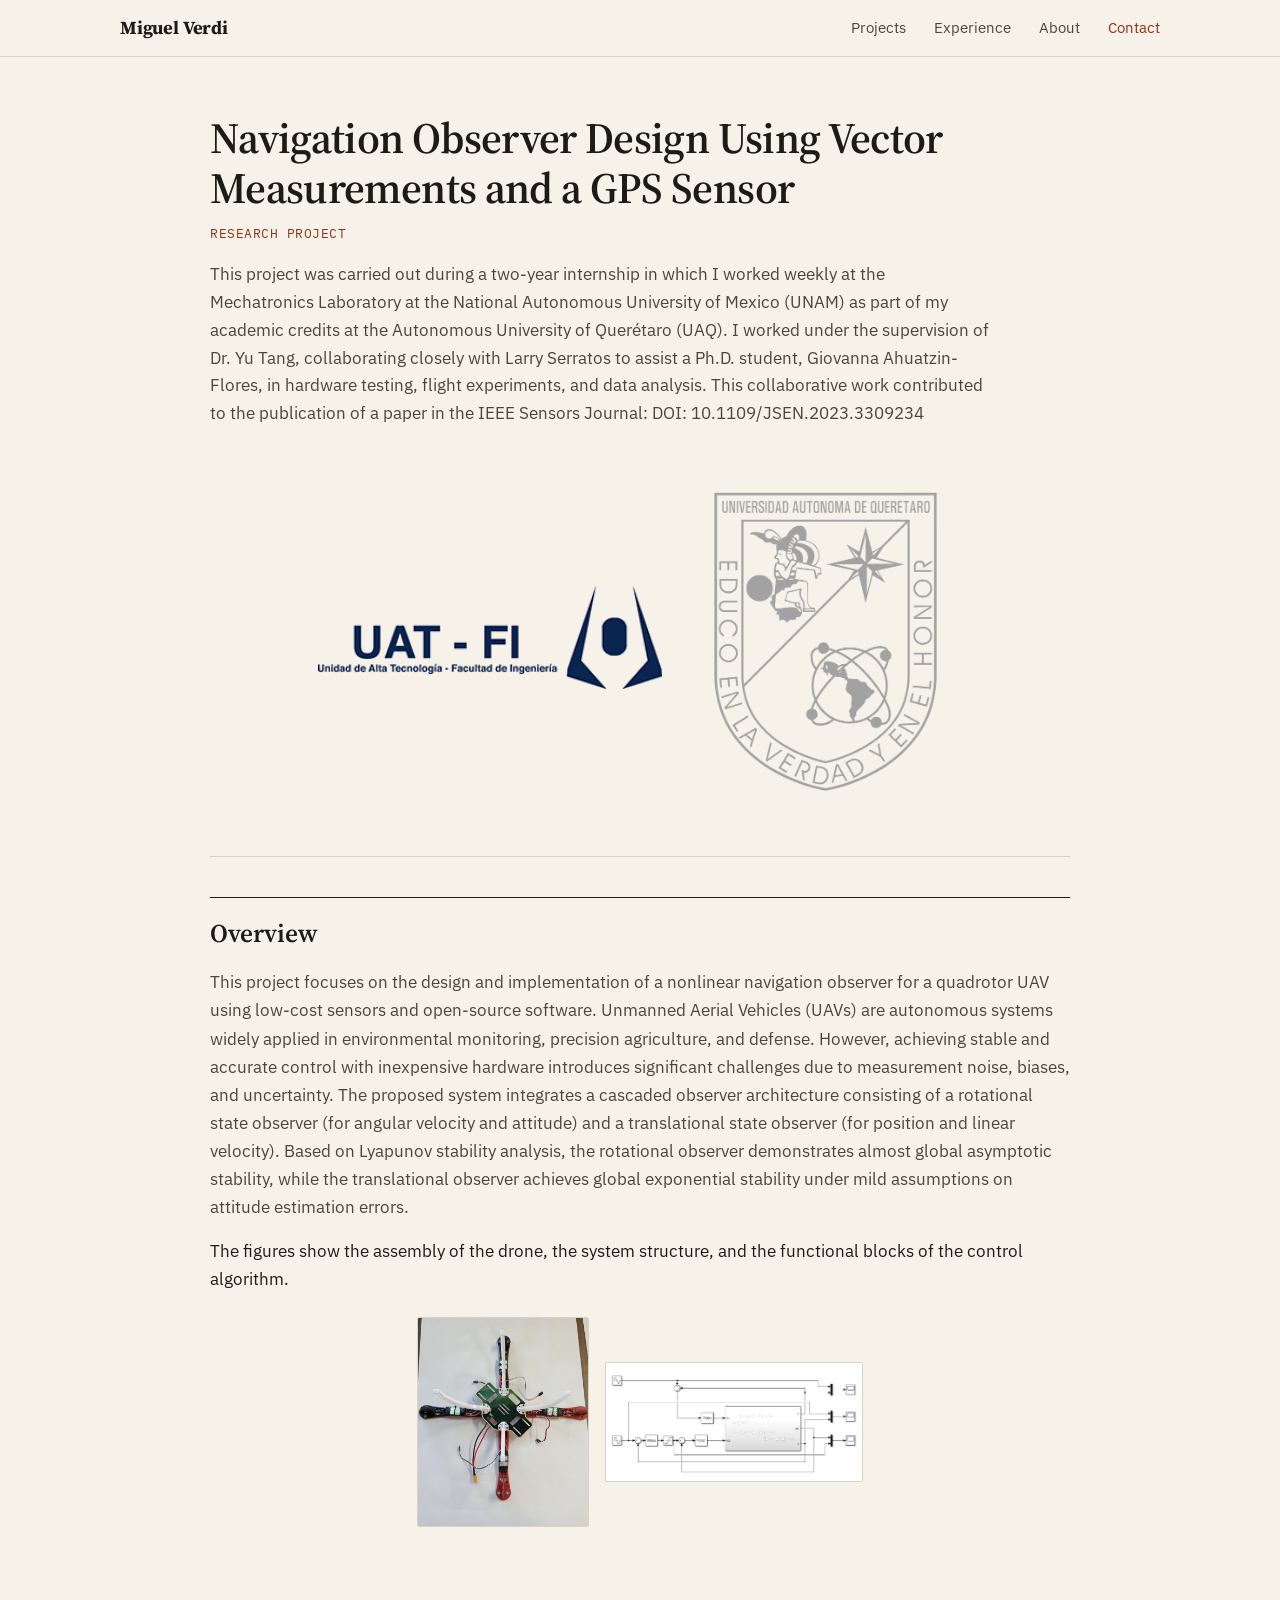
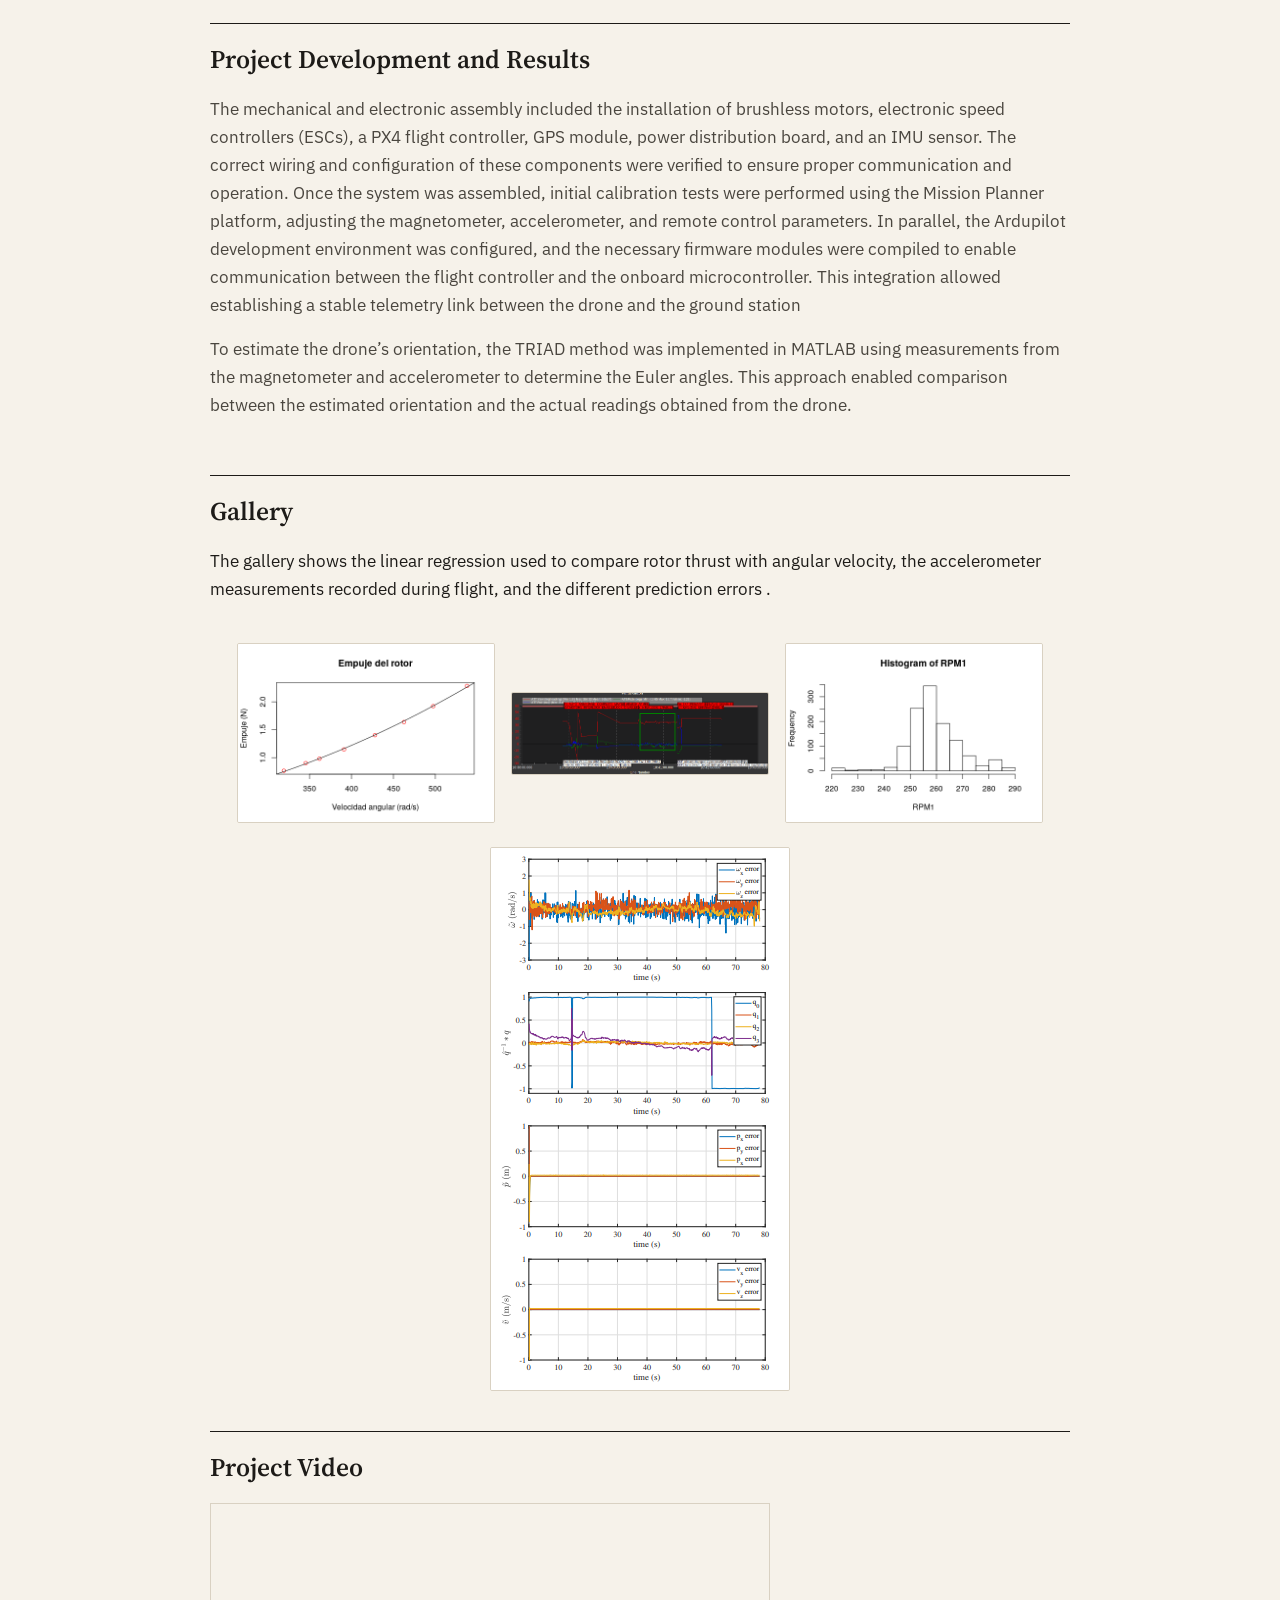
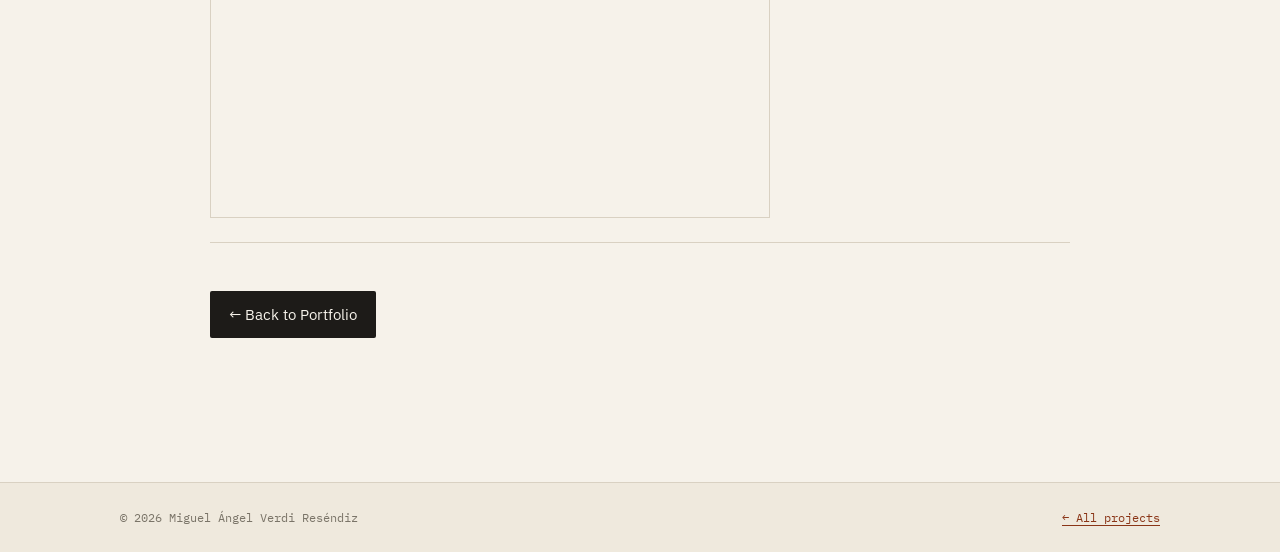
<file: project3.html>
<!DOCTYPE html>
<html lang="en">
<head>
  <meta charset="UTF-8">
  <meta name="viewport" content="width=device-width, initial-scale=1.0">
  <title>UAV Navigation Observer — Miguel Verdi</title>

  <link rel="stylesheet" href="assets/css/styles.css">
</head>

<body>
  <!--===== HEADER =====-->
  <header class="site-header">
    <div class="wrap site-header__inner">
      <a href="index.html" class="brand">Miguel Verdi</a>
      <button class="nav-toggle" id="nav-toggle" aria-expanded="false" aria-controls="nav-menu">Menu</button>
      <nav class="nav" id="nav-menu" aria-label="Main">
        <a href="index.html#projects" class="nav__link">Projects</a>
        <a href="index.html#experience" class="nav__link">Experience</a>
        <a href="index.html#about" class="nav__link">About</a>
        <a href="index.html#contact" class="nav__link nav__link--cta">Contact</a>
      </nav>
    </div>
  </header>

  <main class="l-main">
    <!--===== PROJECT HERO =====-->
    <section class="home bd-grid" id="project">
      <div class="home__data">
        <h1 class="home__title">Navigation Observer Design Using Vector Measurements and a GPS Sensor
<br><span class="home__title-color">Research Project</span></h1>
        <p>This project was carried out during a two-year internship in which I worked weekly at the Mechatronics Laboratory at the National Autonomous University of Mexico (UNAM) as part of my academic credits at the Autonomous University of Querétaro (UAQ).

I worked under the supervision of Dr. Yu Tang, collaborating closely with Larry Serratos to assist a Ph.D. student, Giovanna Ahuatzin-Flores, in hardware testing, flight experiments, and data analysis. This collaborative work contributed to the publication of a paper in the IEEE Sensors Journal:
DOI: 10.1109/JSEN.2023.3309234</p>
      </div>
  <!-- Image section -->
  <div style="
    display: flex; 
    justify-content: center; 
    align-items: center; 
    gap: 20px; 
    flex-wrap: wrap; 
    margin-top: 2rem;
  ">
    <img src="assets/img/uat.png" alt="Simulation setup" 
         style="width: 40%; min-width: 280px; border-radius: 10px; box-shadow: 0 2px 10px rgba(0,0,0,0.15);">
    <img src="assets/img/uaq.png" alt="Routing visualization" 
         style="width: 10%; min-width: 280px; border-radius: 10px; box-shadow: 0 2px 10px rgba(0,0,0,0.15);">
  </div>
    </section>

<!--===== OVERVIEW =====-->
<section class="about section" id="overview">
  <h2 class="section-title">Overview</h2>

  <div>
    <p class="about__text">
This project focuses on the design and implementation of a nonlinear navigation observer for a quadrotor UAV using low-cost sensors and open-source software. Unmanned Aerial Vehicles (UAVs) are autonomous systems widely applied in environmental monitoring, precision agriculture, and defense. However, achieving stable and accurate control with inexpensive hardware introduces significant challenges due to measurement noise, biases, and uncertainty.

The proposed system integrates a cascaded observer architecture consisting of a rotational state observer (for angular velocity and attitude) and a translational state observer (for position and linear velocity). Based on Lyapunov stability analysis, the rotational observer demonstrates almost global asymptotic stability, while the translational observer achieves global exponential stability under mild assumptions on attitude estimation errors.    </p>
 
The figures show the assembly of the drone, the system structure, and the functional blocks of the control algorithm.
    
  </div>

    <div style="display: flex; justify-content: center; align-items: center; gap: 1rem; margin-top: 1.5rem;">
      <img src="assets/img/tang1.jpeg" alt="Autonomous Vehicle Simulation"
           class="overview__img" style="max-width: 20%; height: auto;">
      <img src="assets/img/tang7.png" alt="Network Architecture Diagram"
           class="overview__img" style="max-width: 30%; height: auto;">
    </div>
    
    <p class="about__text" style="margin-bottom: 1rem;">
    </p>
    <section class="algorithms section" id="algorithms">
  

<section class="results section" id="results">
  <h2 class="section-title">Project Development and Results</h2>
  <div class="about__container bd-grid" style="display: flex; align-items: center; gap: 2rem; flex-wrap: wrap;">
    <!-- Texto -->
    <div style="width: 100%; max-width: 900px; margin: 0 auto;">
      <p class="about__text">
The mechanical and electronic assembly included the installation of brushless motors, electronic speed controllers (ESCs), a PX4 flight controller, GPS module, power distribution board, and an IMU sensor. The correct wiring and configuration of these components were verified to ensure proper communication and operation.

Once the system was assembled, initial calibration tests were performed using the Mission Planner platform, adjusting the magnetometer, accelerometer, and remote control parameters.

In parallel, the Ardupilot development environment was configured, and the necessary firmware modules were compiled to enable communication between the flight controller and the onboard microcontroller. This integration allowed establishing a stable telemetry link between the drone and the ground station      </p>
    
      <p class="about__text">
To estimate the drone’s orientation, the TRIAD method was implemented in MATLAB using measurements from the magnetometer and accelerometer to determine the Euler angles. This approach enabled comparison between the estimated orientation and the actual readings obtained from the drone.      </p>
    </div>
    
<!--===== GALLERY SECTION =====-->
<!--===== GALLERY =====-->

<section class="about section" id="overview">
  <h2 class="section-title">Gallery</h2>
The gallery shows the linear regression used to compare rotor thrust with angular velocity, the accelerometer measurements recorded during flight, and the different prediction errors .
  
  </div>

    <div style="display: flex; justify-content: center; align-items: center; gap: 1rem; margin-top: 1.5rem;">
      <img src="assets/img/tang3.png" alt="Autonomous Vehicle Simulation"
           class="overview__img" style="max-width: 30%; height: auto;">
      <img src="assets/img/tang2.png" alt="Network Architecture Diagram"
           class="overview__img" style="max-width: 30%; height: auto;">
      <img src="assets/img/tang4.png" alt="Network Architecture Diagram"
           class="overview__img" style="max-width: 30%; height: auto;">     
           
    </div>


  </div>

  <div style="display: flex; justify-content: center; align-items: center; gap: 1rem; margin-top: 1.5rem;">
    <img src="assets/img/tang6.png" alt="Autonomous Vehicle Simulation"
         class="overview__img" style="max-width:100%; height: auto;">
     
         
  </div>
<!--===== VIDEO SECTION =====-->
<section class="video section" id="video">
  <h2 class="section-title">Project Video</h2>
<iframe width="560" height="315" src="https://www.youtube.com/embed/OhR0Aoc0GQs?si=KK48HKCmSD5cyjQj" title="YouTube video player" frameborder="0" allow="accelerometer; autoplay; clipboard-write; encrypted-media; gyroscope; picture-in-picture; web-share" referrerpolicy="strict-origin-when-cross-origin" allowfullscreen></iframe>
</section>









   
    <!--===== BACK BUTTON =====-->
    <section class="contact section" id="back">
      <div class="contact__container bd-grid">
        <a href="index.html#projects" class="button">← Back to Portfolio</a>
      </div>
    </section>
  </main>

  <!--===== FOOTER =====-->
  <footer class="site-footer">
    <div class="wrap site-footer__inner">
      <p>© <span id="year">2026</span> Miguel Ángel Verdi Reséndiz</p>
      <p><a href="index.html#projects">← All projects</a></p>
    </div>
  </footer>
  <script src="assets/js/main.js"></script>
</body>
</html>
</file>
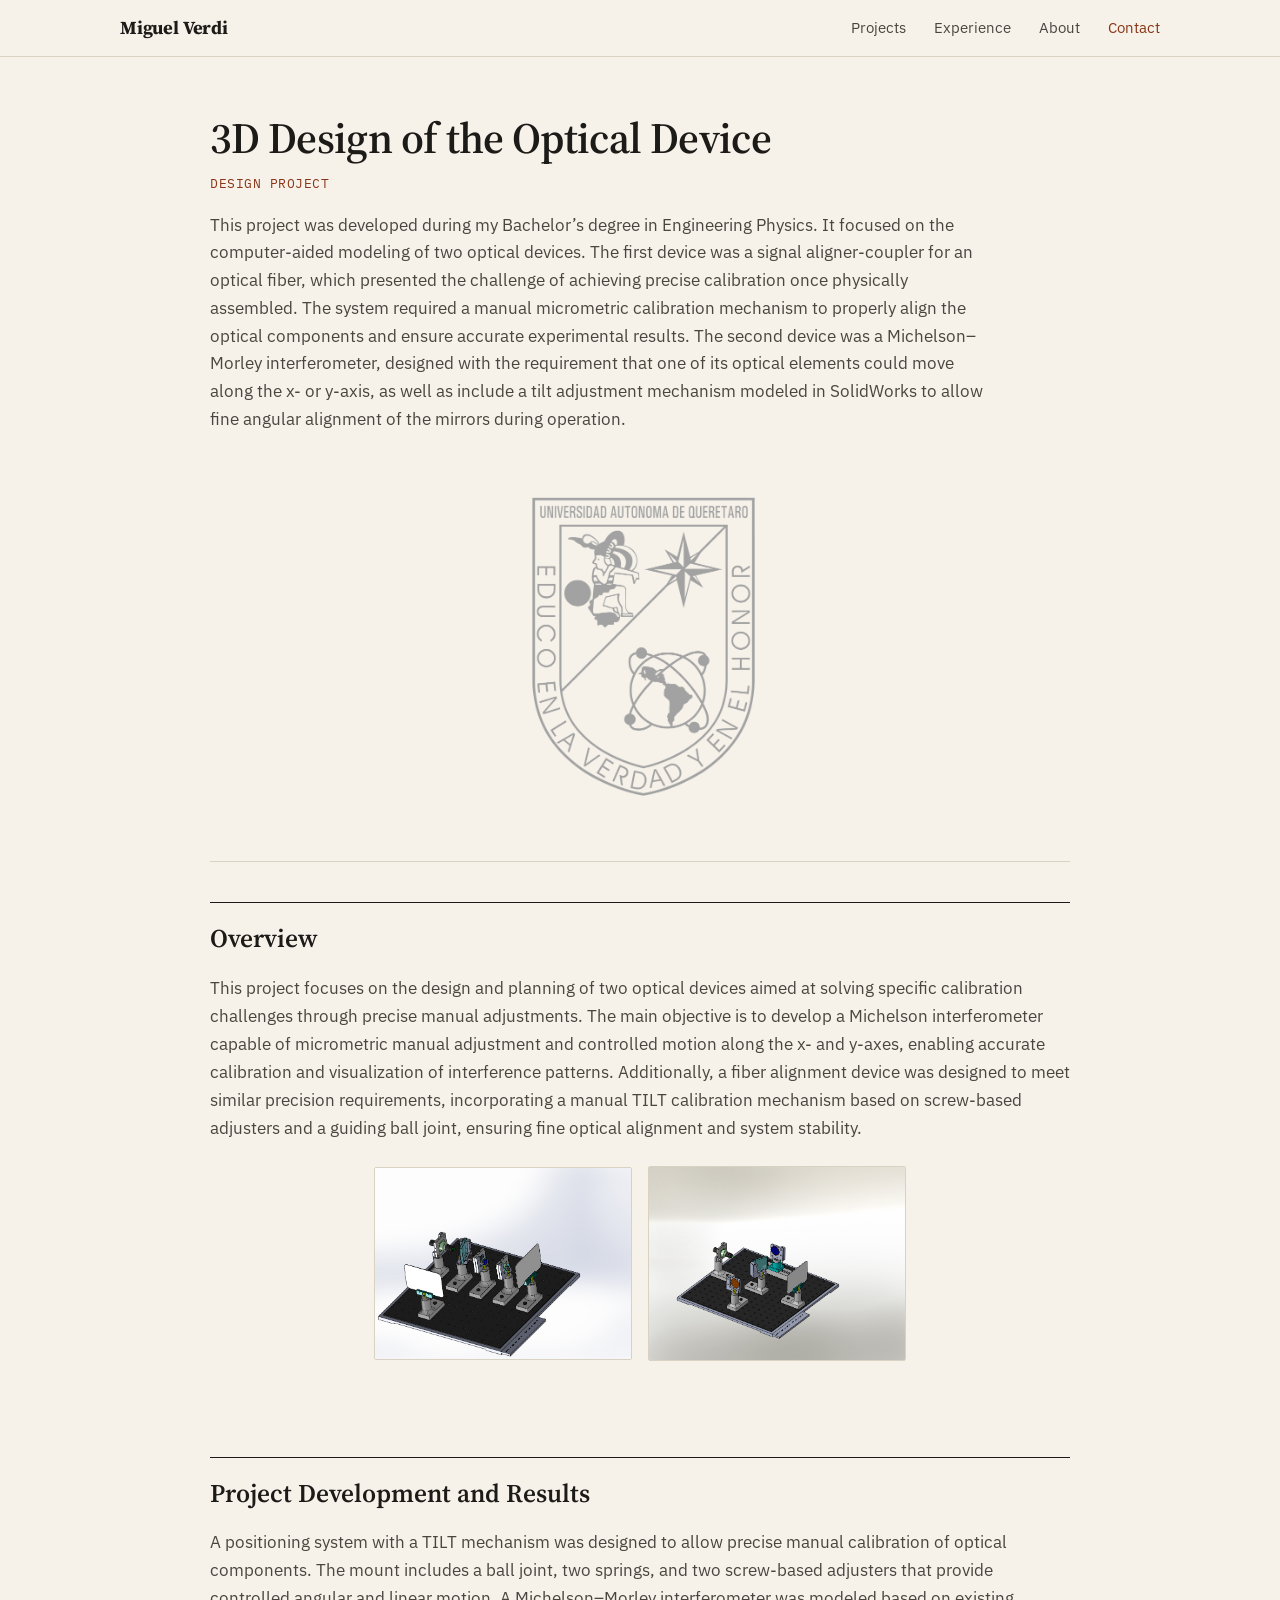
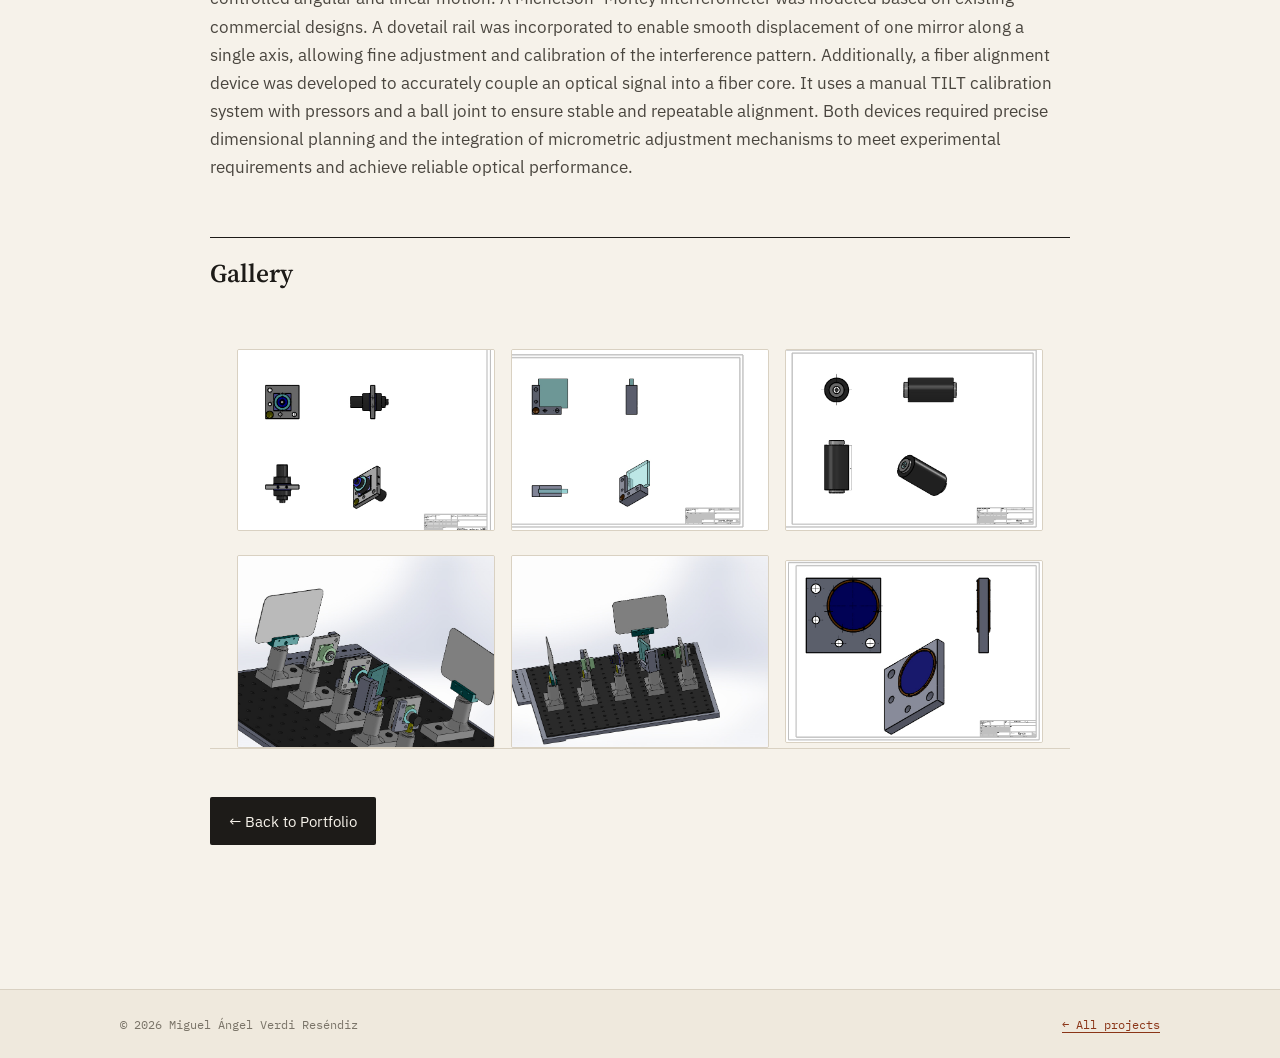
<file: project4.html>
<!DOCTYPE html>
<html lang="en">
<head>
  <meta charset="UTF-8">
  <meta name="viewport" content="width=device-width, initial-scale=1.0">
  <title>Optical Device CAD Design — Miguel Verdi</title>

  <link rel="stylesheet" href="assets/css/styles.css">
</head>

<body>
  <!--===== HEADER =====-->
  <header class="site-header">
    <div class="wrap site-header__inner">
      <a href="index.html" class="brand">Miguel Verdi</a>
      <button class="nav-toggle" id="nav-toggle" aria-expanded="false" aria-controls="nav-menu">Menu</button>
      <nav class="nav" id="nav-menu" aria-label="Main">
        <a href="index.html#projects" class="nav__link">Projects</a>
        <a href="index.html#experience" class="nav__link">Experience</a>
        <a href="index.html#about" class="nav__link">About</a>
        <a href="index.html#contact" class="nav__link nav__link--cta">Contact</a>
      </nav>
    </div>
  </header>

  <main class="l-main">
    <!--===== PROJECT HERO =====-->
    <section class="home bd-grid" id="project">
      <div class="home__data">
        <h1 class="home__title">3D Design of the Optical Device
<br><span class="home__title-color">Design project</span></h1>
        <p>This project was developed during my Bachelor’s degree in Engineering Physics. It focused on the computer-aided modeling of two optical devices.

The first device was a signal aligner-coupler for an optical fiber, which presented the challenge of achieving precise calibration once physically assembled. The system required a manual micrometric calibration mechanism to properly align the optical components and ensure accurate experimental results.

The second device was a Michelson–Morley interferometer, designed with the requirement that one of its optical elements could move along the x- or y-axis, as well as include a tilt adjustment mechanism modeled in SolidWorks to allow fine angular alignment of the mirrors during operation.</p>
      </div>
  <!-- Image section -->
  <div style="
    display: flex; 
    justify-content: center; 
    align-items: center; 
    gap: 20px; 
    flex-wrap: wrap; 
    margin-top: 2rem;
  ">
    
    <img src="assets/img/uaq.png" alt="Routing visualization" 
         style="width: 10%; min-width: 280px; border-radius: 10px; box-shadow: 0 2px 10px rgba(0,0,0,0.15);">
  </div>
    </section>

<!--===== OVERVIEW =====-->
<section class="about section" id="overview">
  <h2 class="section-title">Overview</h2>

  <div>
    <p class="about__text">This project focuses on the design and planning of two optical devices aimed at solving specific calibration challenges through precise manual adjustments.

The main objective is to develop a Michelson interferometer capable of micrometric manual adjustment and controlled motion along the x- and y-axes, enabling accurate calibration and visualization of interference patterns.

Additionally, a fiber alignment device was designed to meet similar precision requirements, incorporating a manual TILT calibration mechanism based on screw-based adjusters and a guiding ball joint, ensuring fine optical alignment and system stability.
    
  </div>

    <div style="display: flex; justify-content: center; align-items: center; gap: 1rem; margin-top: 1.5rem;">
      <img src="assets/img/int9.JPG" alt="Autonomous Vehicle Simulation"
           class="overview__img" style="max-width: 30%; height: auto;">
      <img src="assets/img/int11.JPG" alt="Network Architecture Diagram"
           class="overview__img" style="max-width: 30%; height: auto;">
    </div>
    
    <p class="about__text" style="margin-bottom: 1rem;">
    </p>
    <section class="algorithms section" id="algorithms">
  

<section class="results section" id="results">
  <h2 class="section-title">Project Development and Results</h2>
  <div class="about__container bd-grid" style="display: flex; align-items: center; gap: 2rem; flex-wrap: wrap;">
    <!-- Texto -->
    <div style="width: 100%; max-width: 900px; margin: 0 auto;">
      <p class="about__text">
      A positioning system with a TILT mechanism was designed to allow precise manual calibration of optical components. The mount includes a ball joint, two springs, and two screw-based adjusters that provide controlled angular and linear motion.

A Michelson–Morley interferometer was modeled based on existing commercial designs. A dovetail rail was incorporated to enable smooth displacement of one mirror along a single axis, allowing fine adjustment and calibration of the interference pattern.

Additionally, a fiber alignment device was developed to accurately couple an optical signal into a fiber core. It uses a manual TILT calibration system with pressors and a ball joint to ensure stable and repeatable alignment.

Both devices required precise dimensional planning and the integration of micrometric adjustment mechanisms to meet experimental requirements and achieve reliable optical performance.  
      
      </div>
    
<!--===== GALLERY SECTION =====-->
<!--===== GALLERY =====-->

<section class="about section" id="overview">
  <h2 class="section-title">Gallery</h2>

  
  </div>

    <div style="display: flex; justify-content: center; align-items: center; gap: 1rem; margin-top: 1.5rem;">
      <img src="assets/img/int1.JPG" alt="Autonomous Vehicle Simulation"
           class="overview__img" style="max-width: 30%; height: auto;">
      <img src="assets/img/int2.JPG" alt="Network Architecture Diagram"
           class="overview__img" style="max-width: 30%; height: auto;">
      <img src="assets/img/int3.JPG" alt="Network Architecture Diagram"
           class="overview__img" style="max-width: 30%; height: auto;">     
           
    </div>


  </div>

  <div style="display: flex; justify-content: center; align-items: center; gap: 1rem; margin-top: 1.5rem;">
    <img src="assets/img/int4.JPG" alt="Autonomous Vehicle Simulation"
           class="overview__img" style="max-width: 30%; height: auto;">
      <img src="assets/img/int5.JPG" alt="Network Architecture Diagram"
           class="overview__img" style="max-width: 30%; height: auto;">
      <img src="assets/img/int6.JPG" alt="Network Architecture Diagram"
           class="overview__img" style="max-width: 30%; height: auto;">  
     
         
  </div>

 






   
    <!--===== BACK BUTTON =====-->
    <section class="contact section" id="back">
      <div class="contact__container bd-grid">
        <a href="index.html#projects" class="button">← Back to Portfolio</a>
      </div>
    </section>
  </main>

  <!--===== FOOTER =====-->
  <footer class="site-footer">
    <div class="wrap site-footer__inner">
      <p>© <span id="year">2026</span> Miguel Ángel Verdi Reséndiz</p>
      <p><a href="index.html#projects">← All projects</a></p>
    </div>
  </footer>
  <script src="assets/js/main.js"></script>
</body>
</html>
</file>
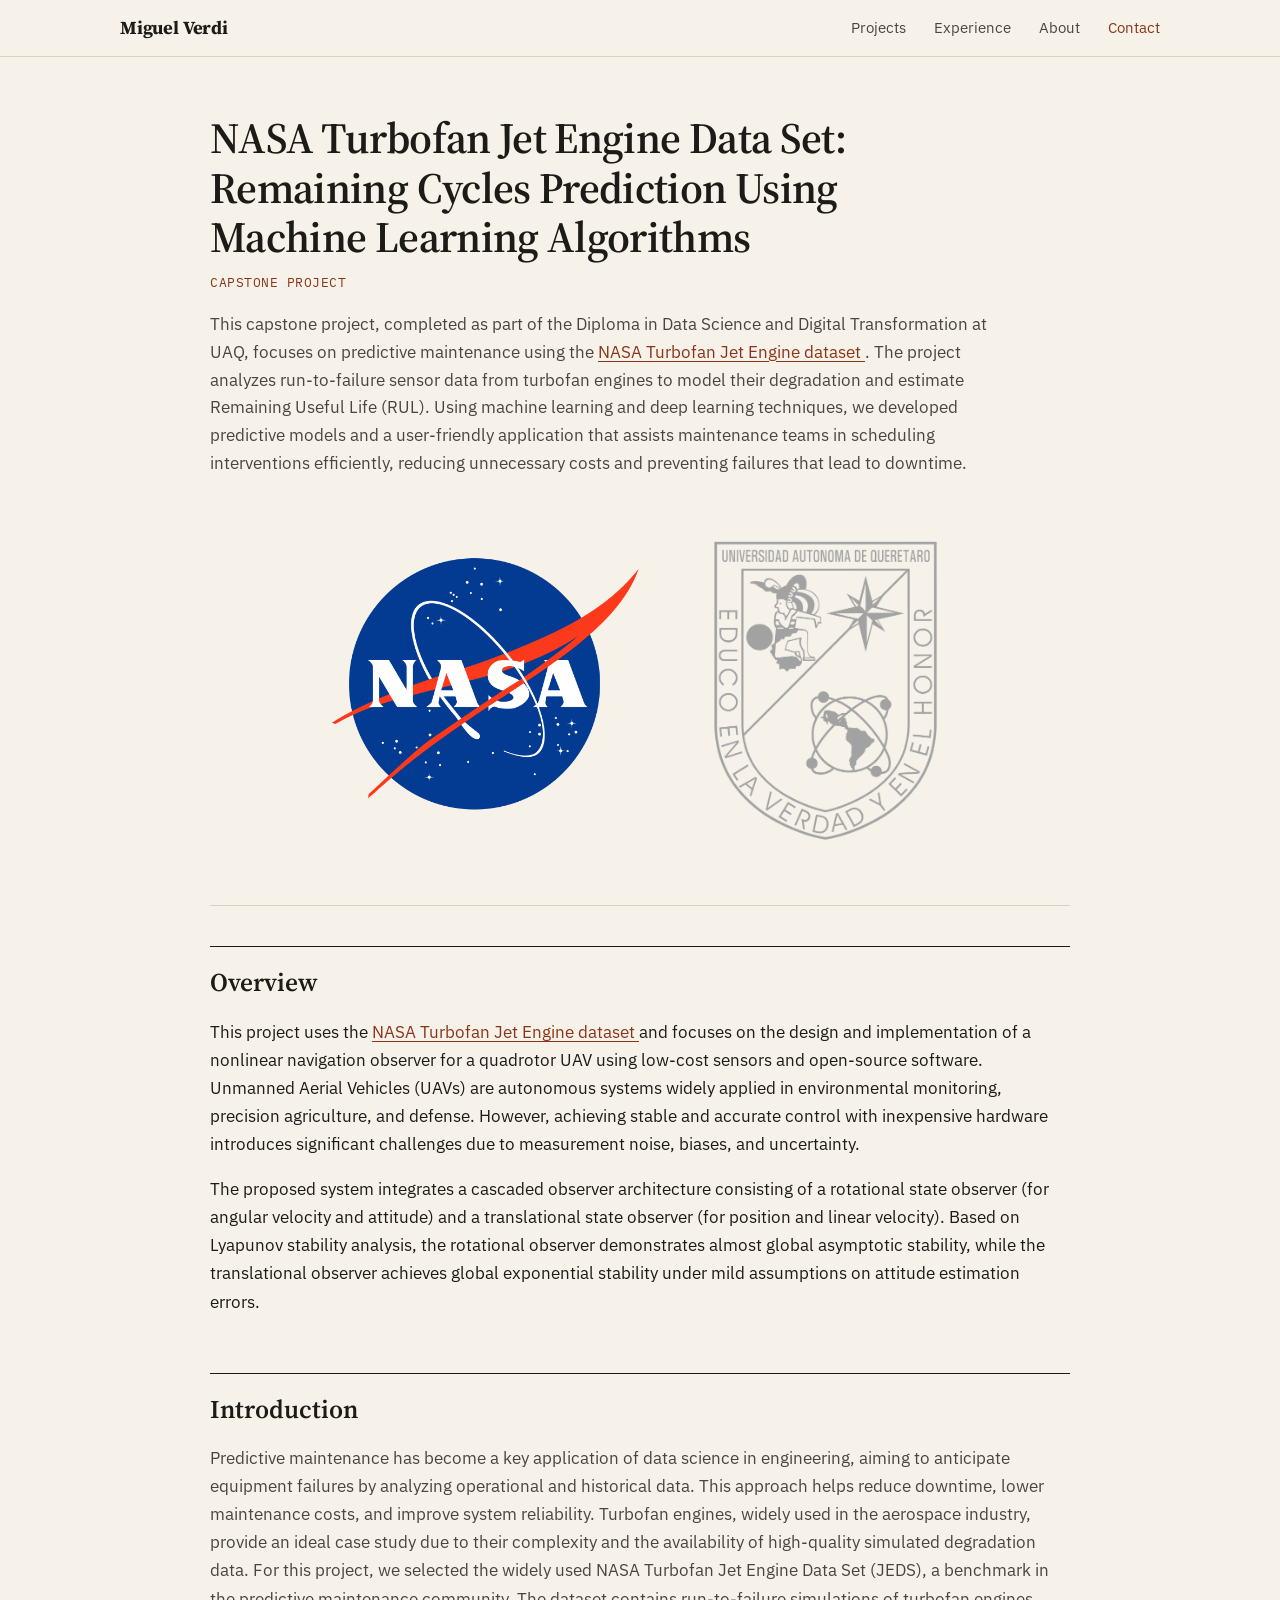
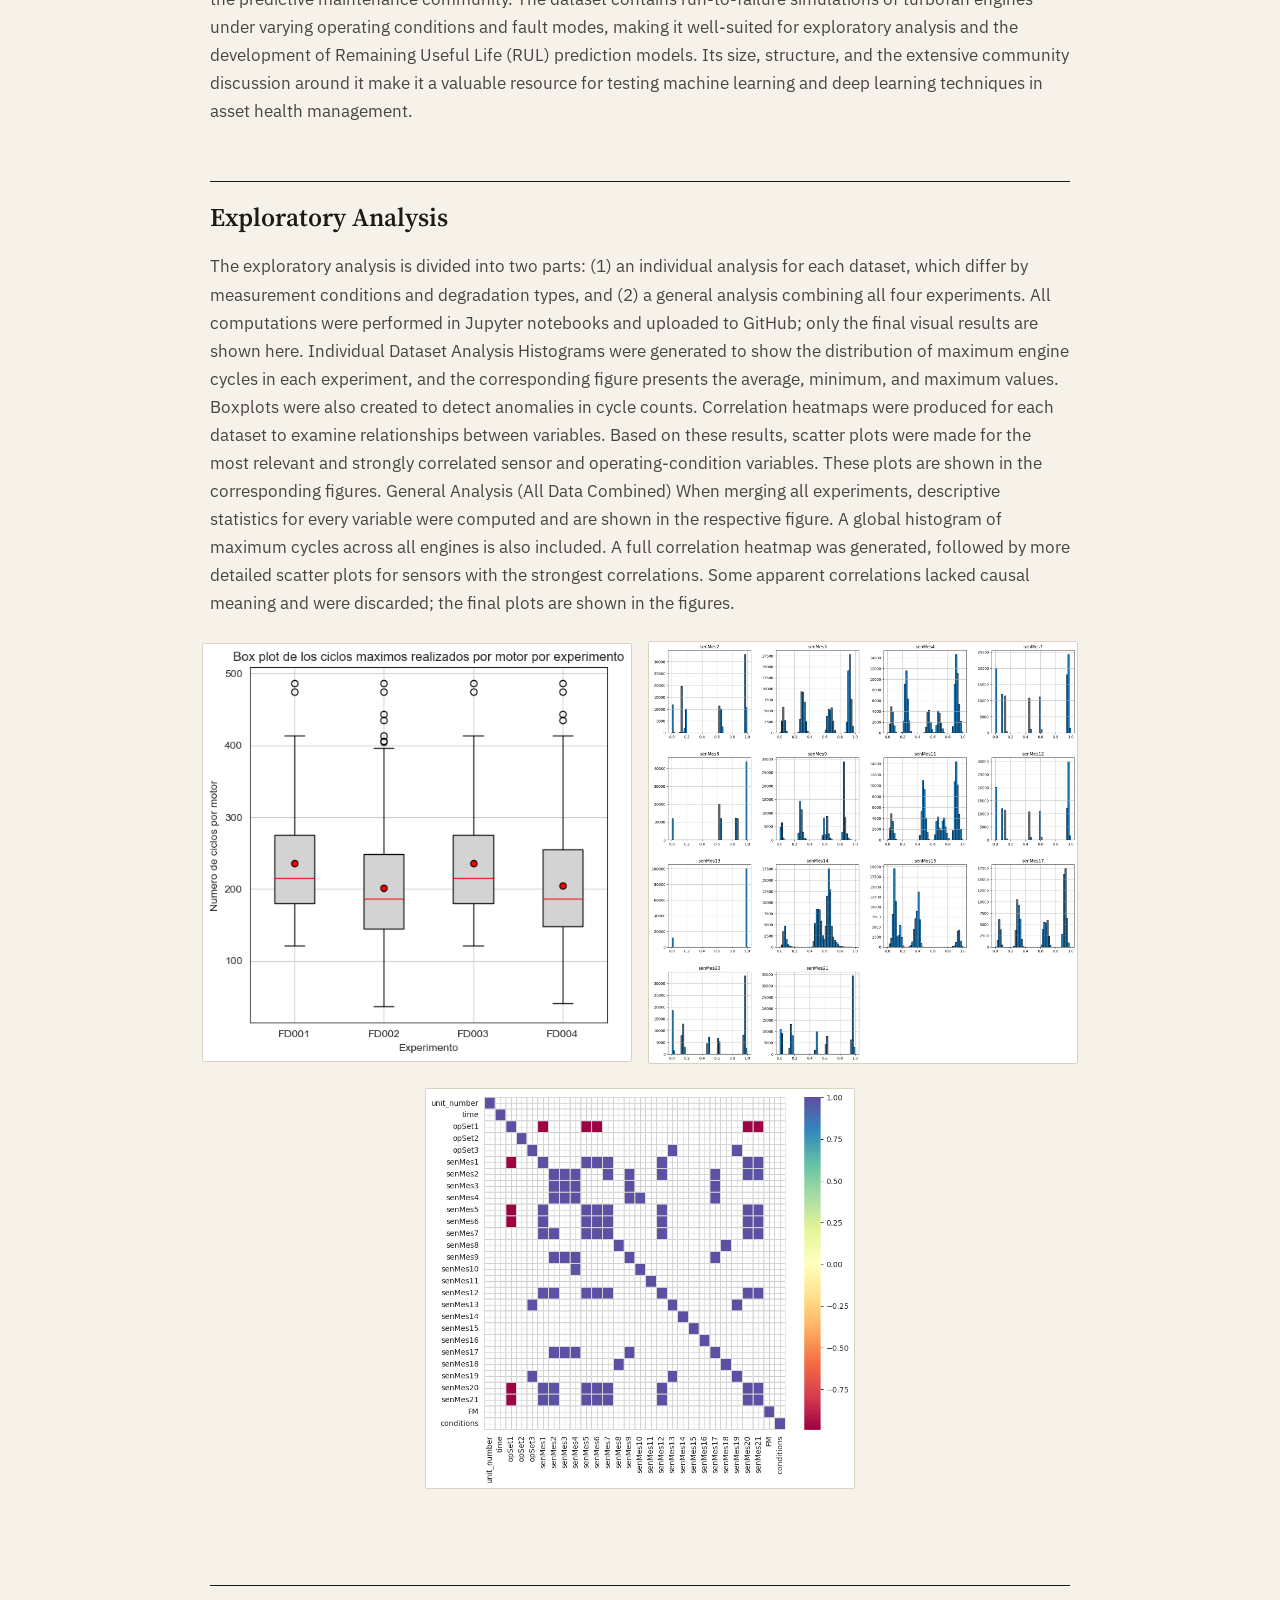
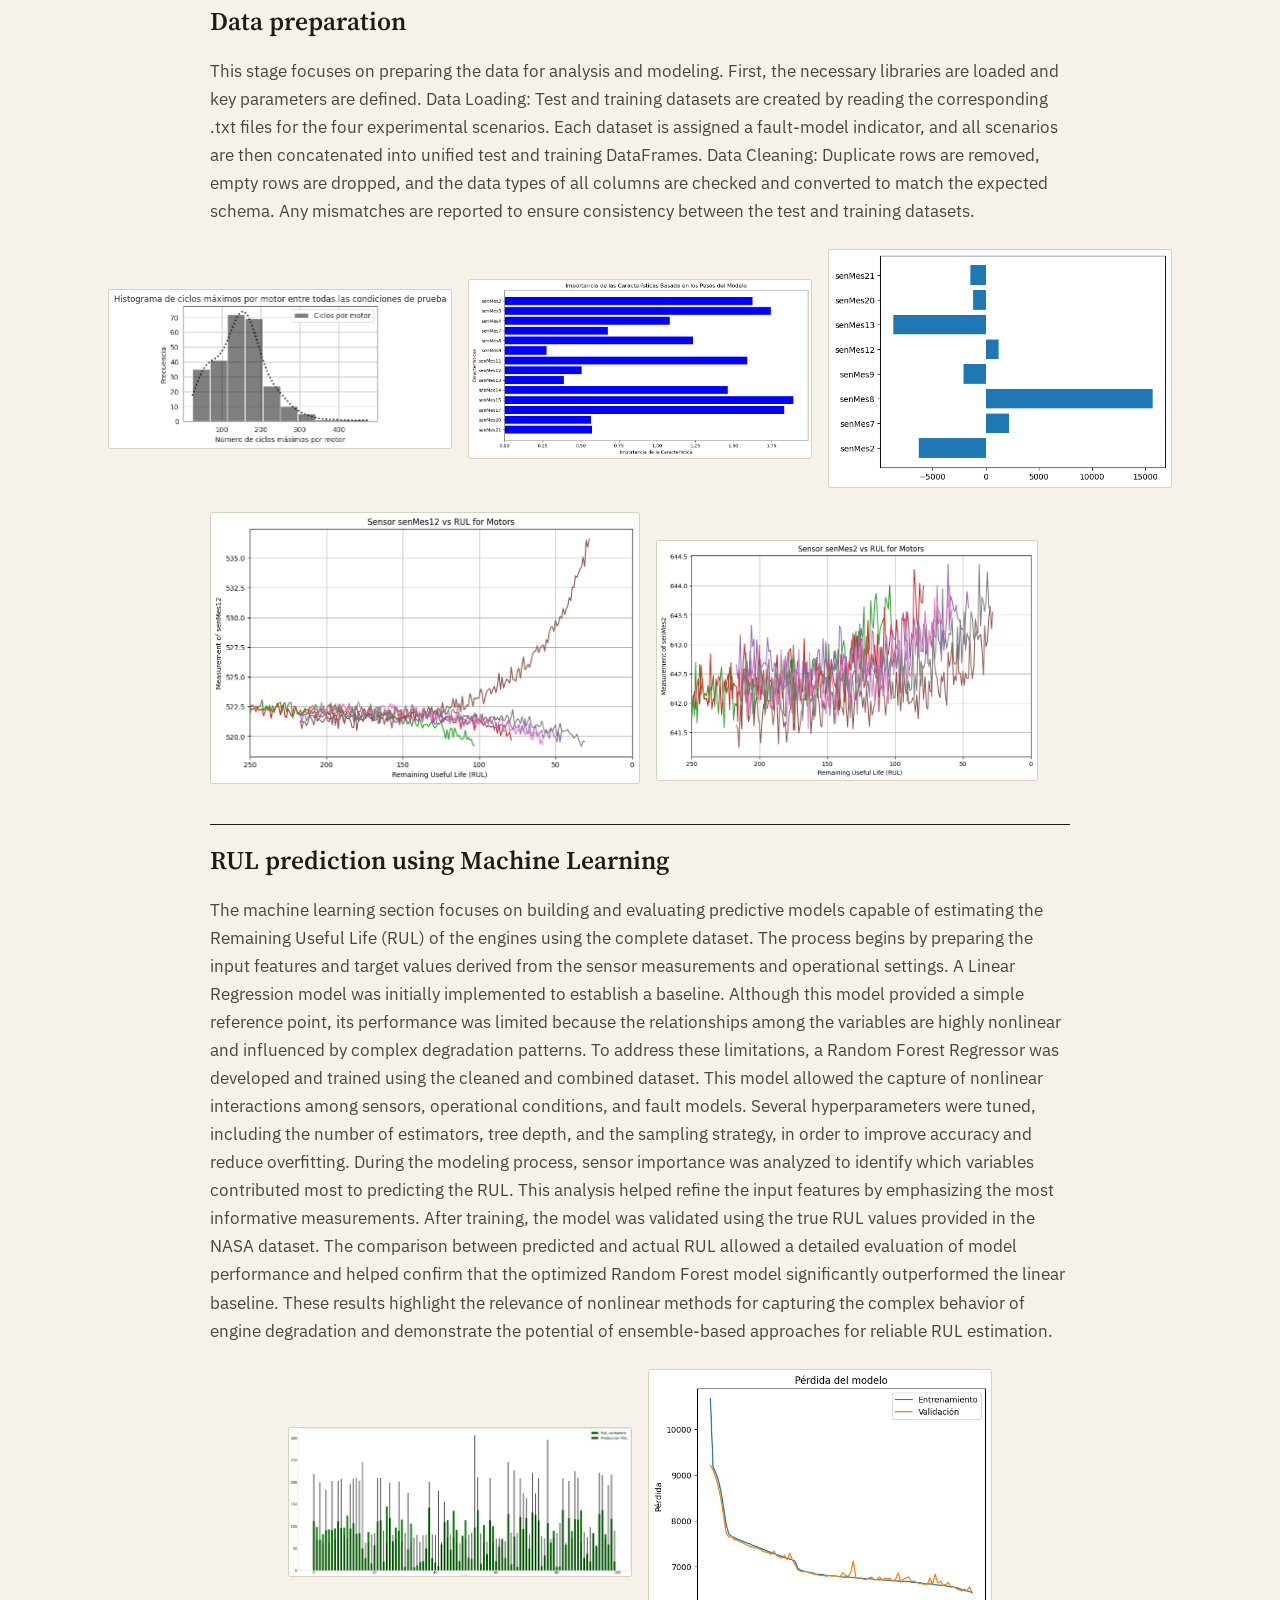
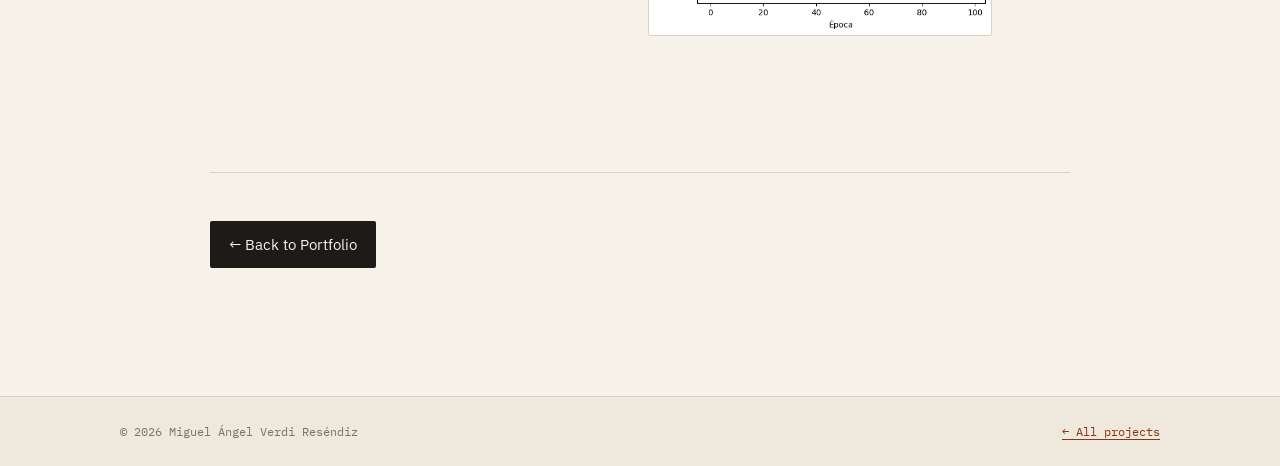
<file: project5.html>
<!DOCTYPE html>
<html lang="en">
<head>
  <meta charset="UTF-8">
  <meta name="viewport" content="width=device-width, initial-scale=1.0">
  <title>Turbofan Remaining-Life Prediction — Miguel Verdi</title>

  <link rel="stylesheet" href="assets/css/styles.css">
</head>

<body>
  <!--===== HEADER =====-->
  <header class="site-header">
    <div class="wrap site-header__inner">
      <a href="index.html" class="brand">Miguel Verdi</a>
      <button class="nav-toggle" id="nav-toggle" aria-expanded="false" aria-controls="nav-menu">Menu</button>
      <nav class="nav" id="nav-menu" aria-label="Main">
        <a href="index.html#projects" class="nav__link">Projects</a>
        <a href="index.html#experience" class="nav__link">Experience</a>
        <a href="index.html#about" class="nav__link">About</a>
        <a href="index.html#contact" class="nav__link nav__link--cta">Contact</a>
      </nav>
    </div>
  </header>

  <main class="l-main">
    <!--===== PROJECT HERO =====-->
    <section class="home bd-grid" id="project">
      <div class="home__data">
        <h1 class="home__title">NASA Turbofan Jet Engine Data Set: Remaining Cycles Prediction Using Machine Learning Algorithms
<br><span class="home__title-color">Capstone Project</span></h1>
        <p>
This capstone project, completed as part of the Diploma in Data Science and Digital Transformation at UAQ, focuses on predictive maintenance using the 

  <a href="https://data.nasa.gov/dataset/cmapss-jet-engine-simulated-data" target="_blank" rel="noopener noreferrer">
    NASA Turbofan Jet Engine dataset  </a> 

. The project analyzes run-to-failure sensor data from turbofan engines to model their degradation and estimate Remaining Useful Life (RUL). Using machine learning and deep learning techniques, we developed predictive models and a user-friendly application that assists maintenance teams in scheduling interventions efficiently, reducing unnecessary costs and preventing failures that lead to downtime.

        </p>
      </div>
  <!-- Image section -->
  <div style="
    display: flex; 
    justify-content: center; 
    align-items: center; 
    gap: 20px; 
    flex-wrap: wrap; 
    margin-top: 2rem;
  ">
    <img src="assets/img/nasa.png" alt="Simulation setup" 
         style="width: 40%; min-width: 280px; border-radius: 10px; box-shadow: 0 2px 10px rgba(0,0,0,0.15);">
    <img src="assets/img/uaq.png" alt="Routing visualization" 
         style="width: 10%; min-width: 280px; border-radius: 10px; box-shadow: 0 2px 10px rgba(0,0,0,0.15);">
  </div>
    </section>

<!--===== OVERVIEW =====-->
<section class="about section" id="overview">
  <h2 class="section-title">Overview</h2>

  <div>
    <p class="about__text">
<p>
  This project uses the 
  <a href="https://data.nasa.gov/dataset/cmapss-jet-engine-simulated-data" target="_blank" rel="noopener noreferrer">
    NASA Turbofan Jet Engine dataset
  </a> 
  and focuses on the design and implementation of a nonlinear navigation observer for a quadrotor UAV using low-cost sensors and open-source software. 
  Unmanned Aerial Vehicles (UAVs) are autonomous systems widely applied in environmental monitoring, precision agriculture, and defense. 
  However, achieving stable and accurate control with inexpensive hardware introduces significant challenges due to measurement noise, biases, and uncertainty.
</p>

<p>
  The proposed system integrates a cascaded observer architecture consisting of a rotational state observer (for angular velocity and attitude) 
  and a translational state observer (for position and linear velocity). 
  Based on Lyapunov stability analysis, the rotational observer demonstrates almost global asymptotic stability, 
  while the translational observer achieves global exponential stability under mild assumptions on attitude estimation errors.
</p>

    <!--===== INTRODUCTION =====-->


<section class="results section" id="results">
  <h2 class="section-title">Introduction</h2>
  <div class="about__container bd-grid" style="display: flex; align-items: center; gap: 2rem; flex-wrap: wrap;">
    <!-- Texto -->
    <div style="width: 100%; max-width: 900px; margin: 0 auto;">
      <p class="about__text">
Predictive maintenance has become a key application of data science in engineering, aiming to anticipate equipment failures by analyzing operational and historical data. This approach helps reduce downtime, lower maintenance costs, and improve system reliability. Turbofan engines, widely used in the aerospace industry, provide an ideal case study due to their complexity and the availability of high-quality simulated degradation data.

For this project, we selected the widely used NASA Turbofan Jet Engine Data Set (JEDS), a benchmark in the predictive maintenance community. The dataset contains run-to-failure simulations of turbofan engines under varying operating conditions and fault modes, making it well-suited for exploratory analysis and the development of Remaining Useful Life (RUL) prediction models. Its size, structure, and the extensive community discussion around it make it a valuable resource for testing machine learning and deep learning techniques in asset health management.
      <p class="about__text">
    </div>
    
 <!--===== OVERVIEW =====-->
<section class="about section" id="overview">
  <h2 class="section-title">Exploratory Analysis</h2>

  <div>
    <p class="about__text">The exploratory analysis is divided into two parts:
(1) an individual analysis for each dataset, which differ by measurement conditions and degradation types, and
(2) a general analysis combining all four experiments.

All computations were performed in Jupyter notebooks and uploaded to GitHub; only the final visual results are shown here.

Individual Dataset Analysis

Histograms were generated to show the distribution of maximum engine cycles in each experiment, and the corresponding figure presents the average, minimum, and maximum values. Boxplots were also created to detect anomalies in cycle counts.

Correlation heatmaps were produced for each dataset to examine relationships between variables. Based on these results, scatter plots were made for the most relevant and strongly correlated sensor and operating-condition variables. These plots are shown in the corresponding figures.

General Analysis (All Data Combined)

When merging all experiments, descriptive statistics for every variable were computed and are shown in the respective figure. A global histogram of maximum cycles across all engines is also included.

A full correlation heatmap was generated, followed by more detailed scatter plots for sensors with the strongest correlations. Some apparent correlations lacked causal meaning and were discarded; the final plots are shown in the figures.
  </div>

    <div style="display: flex; justify-content: center; align-items: center; gap: 1rem; margin-top: 1.5rem;">
      <img src="assets/img/boxplots-individual.png" alt="Autonomous Vehicle Simulation"
           class="overview__img" style="max-width: 50%; height: auto;">
      <img src="assets/img/histo-sens.png" alt="Network Architecture Diagram"
           class="overview__img" style="max-width: 50%; height: auto;">
    </div>

    
    <div style="display: flex; justify-content: center; align-items: center; gap: 1rem; margin-top: 1.5rem;">
      <img src="assets/img/correlacion-todos.png" alt="Autonomous Vehicle Simulation"
           class="overview__img" style="max-width: 50%; height: auto;">
      
    </div>
    
    <p class="about__text" style="margin-bottom: 1rem;">
    </p>
    <section class="algorithms section" id="algorithms">
  

      <!--===== Data preparation =====-->
<section class="about section" id="overview">
  <h2 class="section-title">Data preparation</h2>

  <div>
    <p class="about__text">

This stage focuses on preparing the data for analysis and modeling. First, the necessary libraries are loaded and key parameters are defined.

Data Loading:
Test and training datasets are created by reading the corresponding .txt files for the four experimental scenarios. Each dataset is assigned a fault-model indicator, and all scenarios are then concatenated into unified test and training DataFrames.

Data Cleaning:
Duplicate rows are removed, empty rows are dropped, and the data types of all columns are checked and converted to match the expected schema. Any mismatches are reported to ensure consistency between the test and training datasets.
  </div>

    <div style="display: flex; justify-content: center; align-items: center; gap: 1rem; margin-top: 1.5rem;">
      <img src="assets/img/histo-todos.png" alt="Autonomous Vehicle Simulation"
           class="overview__img" style="max-width: 40%; height: auto;">
      <img src="assets/img/importancia-variables-keras.png" alt="Network Architecture Diagram"
           class="overview__img" style="max-width: 40%; height: auto;">
           <img src="assets/img/features-regresion.png" alt="Network Architecture Diagram"
           class="overview__img" style="max-width: 40%; height: auto;">
    </div>

    
    <div style="display: flex; justify-content: center; align-items: center; gap: 1rem; margin-top: 1.5rem;">
      <img src="assets/img/selec-var12.png" alt="Autonomous Vehicle Simulation"
           class="overview__img" style="max-width: 50%; height: auto;">

           <div style="display: flex; justify-content: center; align-items: center; gap: 1rem; margin-top: 1.5rem;">
      <img src="assets/img/selec-var2.png" alt="Autonomous Vehicle Simulation"
           class="overview__img" style="max-width: 100%; height: auto;">
      
    </div>
    
    <p class="about__text" style="margin-bottom: 1rem;">
    </p>
    <section class="algorithms section" id="algorithms">
  
   
      </div>

   <!--===== Machine learning =====-->
<section class="about section" id="overview">
  <h2 class="section-title">RUL prediction using Machine Learning</h2>

  <div>
    <p class="about__text">
The machine learning section focuses on building and evaluating predictive models capable of estimating the Remaining Useful Life (RUL) of the engines using the complete dataset. The process begins by preparing the input features and target values derived from the sensor measurements and operational settings. A Linear Regression model was initially implemented to establish a baseline. Although this model provided a simple reference point, its performance was limited because the relationships among the variables are highly nonlinear and influenced by complex degradation patterns.

To address these limitations, a Random Forest Regressor was developed and trained using the cleaned and combined dataset. This model allowed the capture of nonlinear interactions among sensors, operational conditions, and fault models. Several hyperparameters were tuned, including the number of estimators, tree depth, and the sampling strategy, in order to improve accuracy and reduce overfitting. During the modeling process, sensor importance was analyzed to identify which variables contributed most to predicting the RUL. This analysis helped refine the input features by emphasizing the most informative measurements.

After training, the model was validated using the true RUL values provided in the NASA dataset. The comparison between predicted and actual RUL allowed a detailed evaluation of model performance and helped confirm that the optimized Random Forest model significantly outperformed the linear baseline. These results highlight the relevance of nonlinear methods for capturing the complex behavior of engine degradation and demonstrate the potential of ensemble-based approaches for reliable RUL estimation.
  </div>

    <div style="display: flex; justify-content: center; align-items: center; gap: 1rem; margin-top: 1.5rem;">
      <img src="assets/img/prediccion-validacion-randomForest.png" alt="Autonomous Vehicle Simulation"
           class="overview__img" style="max-width: 40%; height: auto;">
      <img src="assets/img/loss-keras.png" alt="Network Architecture Diagram"
           class="overview__img" style="max-width: 40%; height: auto;">
           
    </div>

  
    
    <p class="about__text" style="margin-bottom: 1rem;">
    </p>
    <section class="algorithms section" id="algorithms">
  
   
      </div>

  

   
    <!--===== BACK BUTTON =====-->
    <section class="contact section" id="back">
      <div class="contact__container bd-grid">
        <a href="index.html#projects" class="button">← Back to Portfolio</a>
      </div>
    </section>
  </main>

  <!--===== FOOTER =====-->
  <footer class="site-footer">
    <div class="wrap site-footer__inner">
      <p>© <span id="year">2026</span> Miguel Ángel Verdi Reséndiz</p>
      <p><a href="index.html#projects">← All projects</a></p>
    </div>
  </footer>
  <script src="assets/js/main.js"></script>
</body>
</html>
</file>
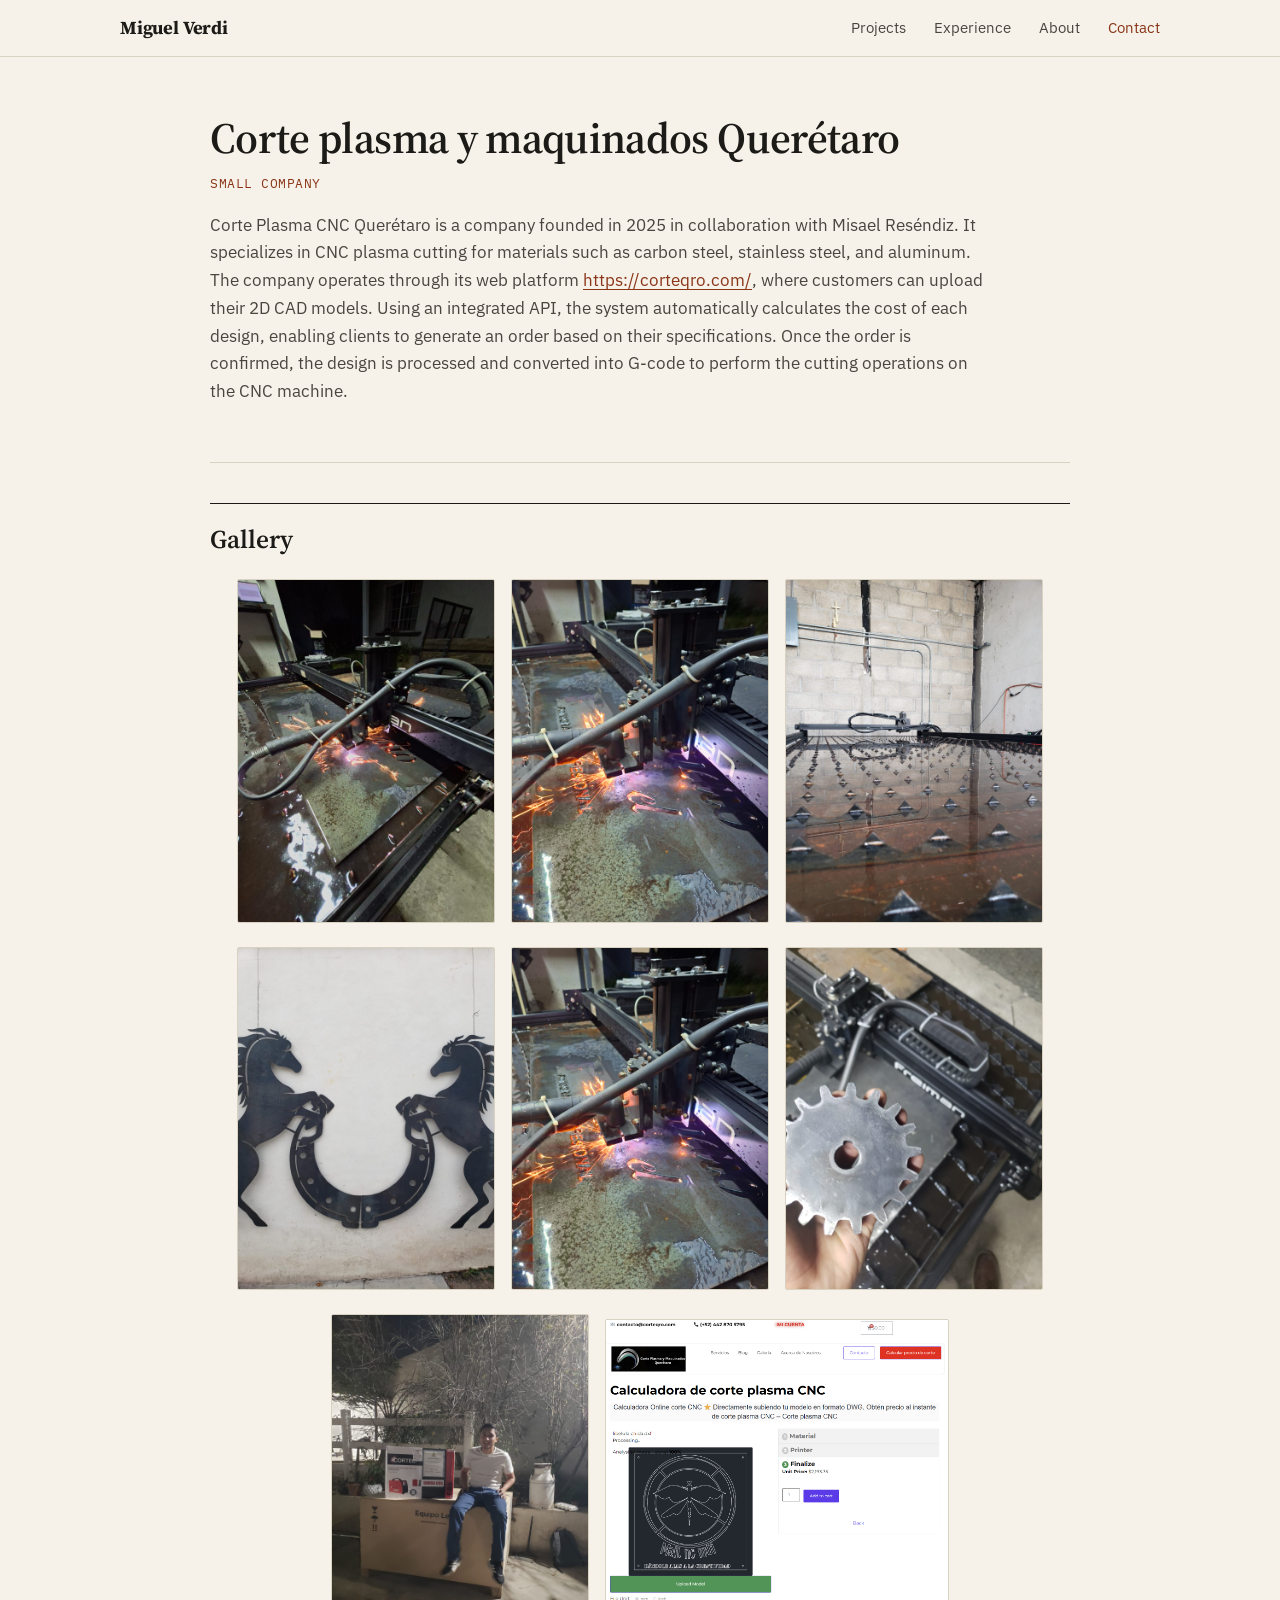
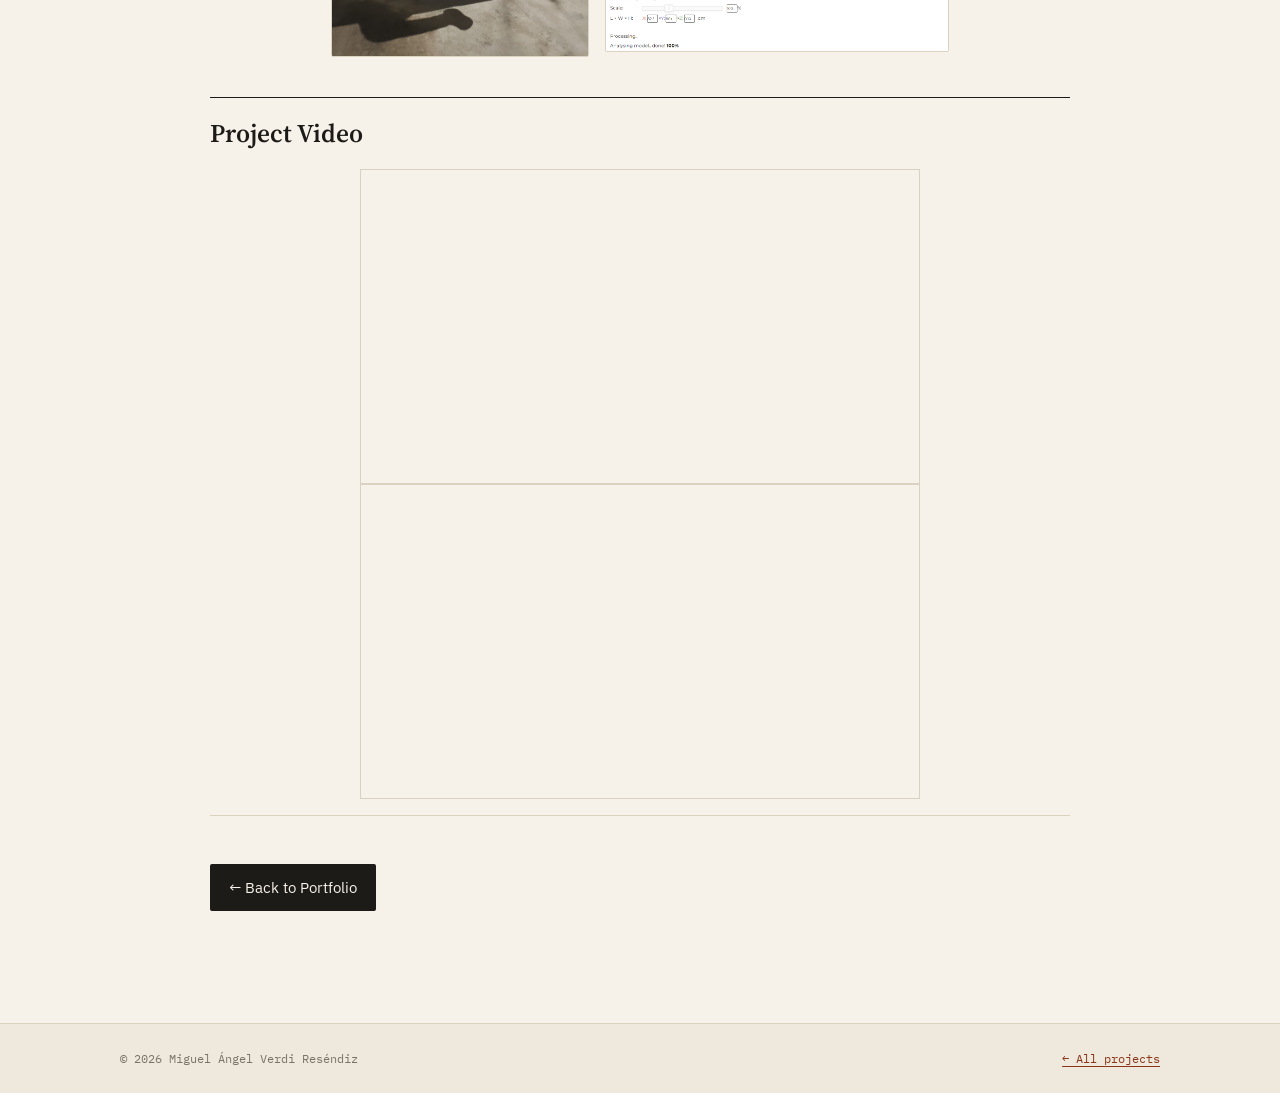
<file: project6.html>
<!DOCTYPE html>
<html lang="en">
<head>
  <meta charset="UTF-8">
  <meta name="viewport" content="width=device-width, initial-scale=1.0">
  <title>Corte Plasma CNC Querétaro — Miguel Verdi</title>

  <link rel="stylesheet" href="assets/css/styles.css">
</head>

<body>
  <!--===== HEADER =====-->
  <header class="site-header">
    <div class="wrap site-header__inner">
      <a href="index.html" class="brand">Miguel Verdi</a>
      <button class="nav-toggle" id="nav-toggle" aria-expanded="false" aria-controls="nav-menu">Menu</button>
      <nav class="nav" id="nav-menu" aria-label="Main">
        <a href="index.html#projects" class="nav__link">Projects</a>
        <a href="index.html#experience" class="nav__link">Experience</a>
        <a href="index.html#about" class="nav__link">About</a>
        <a href="index.html#contact" class="nav__link nav__link--cta">Contact</a>
      </nav>
    </div>
  </header>

  <main class="l-main">
    <!--===== PROJECT HERO =====-->
    <section class="home bd-grid" id="project">
      <div class="home__data">
        <h1 class="home__title"> Corte plasma y maquinados Querétaro<br><span class="home__title-color">Small company</span></h1>
        <p>   Corte Plasma CNC Querétaro is a company founded in 2025 in collaboration with Misael Reséndiz. 
      It specializes in CNC plasma cutting for materials such as carbon steel, stainless steel, and aluminum. 
      The company operates through its web platform 
      <a href="https://corteqro.com/" target="_blank">https://corteqro.com/</a>, 
      where customers can upload their 2D CAD models. Using an integrated API, the system automatically 
      calculates the cost of each design, enabling clients to generate an order based on their specifications. 
      Once the order is confirmed, the design is processed and converted into G-code to perform the cutting 
      operations on the CNC machine.</p>
      </div>

    </section>

<!--===== GALLERY SECTION =====-->
<!--===== GALLERY =====-->

<section class="about section" id="overview">
  <h2 class="section-title">Gallery</h2>

  
  </div>

    <div style="display: flex; justify-content: center; align-items: center; gap: 1rem; margin-top: 1.5rem;">
      <img src="assets/img/cnc1.jpg" alt="Autonomous Vehicle Simulation"
           class="overview__img" style="max-width: 30%; height: auto;">
      <img src="assets/img/cnc2.jpg" alt="Network Architecture Diagram"
           class="overview__img" style="max-width: 30%; height: auto;">
      <img src="assets/img/cnc3.jpg" alt="Network Architecture Diagram"
           class="overview__img" style="max-width: 30%; height: auto;">     
           
    </div>
</div>

    <div style="display: flex; justify-content: center; align-items: center; gap: 1rem; margin-top: 1.5rem;">
      <img src="assets/img/cnc4.jpg" alt="Autonomous Vehicle Simulation"
           class="overview__img" style="max-width: 30%; height: auto;">
      <img src="assets/img/cnc5.jpg" alt="Network Architecture Diagram"
           class="overview__img" style="max-width: 30%; height: auto;">
      <img src="assets/img/cnc6.jpg" alt="Network Architecture Diagram"
           class="overview__img" style="max-width: 30%; height: auto;">     
           
    </div>
</div>

    <div style="display: flex; justify-content: center; align-items: center; gap: 1rem; margin-top: 1.5rem;">
      <img src="assets/img/cnc7.jpg" alt="Autonomous Vehicle Simulation"
           class="overview__img" style="max-width: 30%; height: auto;">   
        
               <img src="assets/img/cncpag.png" alt="Autonomous Vehicle Simulation"
           class="overview__img" style="max-width: 40%; height: auto;"> 
    </div>


<!--===== VIDEO SECTION =====-->
<section class="video section" id="video">
  <h2 class="section-title">Project Video</h2>

  <div class="video__container bd-grid">
    <iframe width="560" height="315" src="https://www.youtube.com/embed/on6wKp1um8Y?si=yQBlhXbz7VSCi2L0" title="YouTube video player" frameborder="0" allow="accelerometer; autoplay; clipboard-write; encrypted-media; gyroscope; picture-in-picture; web-share" referrerpolicy="strict-origin-when-cross-origin" allowfullscreen></iframe>
  </div>

<div class="video__container bd-grid">
    <iframe width="560" height="315" src="https://www.youtube.com/embed/beTA1l50iYY?si=mWDXHWst9RrFS9fP" title="YouTube video player" frameborder="0" allow="accelerometer; autoplay; clipboard-write; encrypted-media; gyroscope; picture-in-picture; web-share" referrerpolicy="strict-origin-when-cross-origin" allowfullscreen></iframe>
  </div>


  
</section>


   
    <!--===== BACK BUTTON =====-->
    <section class="contact section" id="back">
      <div class="contact__container bd-grid">
        <a href="index.html#projects" class="button">← Back to Portfolio</a>
      </div>
    </section>
  </main>

  <!--===== FOOTER =====-->
  <footer class="site-footer">
    <div class="wrap site-footer__inner">
      <p>© <span id="year">2026</span> Miguel Ángel Verdi Reséndiz</p>
      <p><a href="index.html#projects">← All projects</a></p>
    </div>
  </footer>
  <script src="assets/js/main.js"></script>
</body>
</html>
</file>
<file: assets/css/styles.css>
/* =========================================================
   Miguel Verdi — portfolio
   Editorial layout: warm paper, ink, one rust accent.
   ========================================================= */
@import url("https://fonts.googleapis.com/css2?family=Source+Serif+4:opsz,wght@8..60,400;8..60,600;8..60,700&family=IBM+Plex+Sans:wght@400;500;600&family=IBM+Plex+Mono:wght@400;500&display=swap");

:root {
  --paper: #f6f2ea;
  --paper-2: #efe9dd;
  --ink: #1d1b18;
  --ink-2: #4a463f;
  --ink-3: #7a7468;
  --rule: #d9d1c2;
  --accent: #a8431f;
  --accent-ink: #8a3517;

  --serif: "Source Serif 4", Georgia, "Times New Roman", serif;
  --sans: "IBM Plex Sans", system-ui, -apple-system, "Segoe UI", sans-serif;
  --mono: "IBM Plex Mono", ui-monospace, Consolas, monospace;

  --max: 1080px;
  --gutter: 1.25rem;
  --header-h: 3.5rem;
}

@media (prefers-color-scheme: dark) {
  :root:not([data-theme="light"]) {
    --paper: #171614;
    --paper-2: #201e1b;
    --ink: #ece6da;
    --ink-2: #c4bdb0;
    --ink-3: #8f887c;
    --rule: #34302a;
    --accent: #e0805a;
    --accent-ink: #f09670;
  }
}
:root[data-theme="dark"] {
  --paper: #171614;
  --paper-2: #201e1b;
  --ink: #ece6da;
  --ink-2: #c4bdb0;
  --ink-3: #8f887c;
  --rule: #34302a;
  --accent: #e0805a;
  --accent-ink: #f09670;
}

/* ---------- base ---------- */
*, *::before, *::after { box-sizing: border-box; }
html { scroll-behavior: smooth; scroll-padding-top: calc(var(--header-h) + 1rem); -webkit-text-size-adjust: 100%; }
@media (prefers-reduced-motion: reduce) { html { scroll-behavior: auto; } }

body {
  margin: 0;
  background: var(--paper);
  color: var(--ink);
  font-family: var(--sans);
  font-size: 1.0625rem;
  line-height: 1.65;
  -webkit-font-smoothing: antialiased;
  overflow-x: hidden;
}

h1, h2, h3 { font-family: var(--serif); font-weight: 600; line-height: 1.2; margin: 0; color: var(--ink); }
p { margin: 0 0 1em; }
img { max-width: 100%; height: auto; display: block; }
a { color: var(--accent-ink); text-decoration-thickness: 1px; text-underline-offset: 3px; }
a:hover { color: var(--accent); }
ul, ol { margin: 0; padding: 0; list-style: none; }
strong { font-weight: 600; }
::selection { background: var(--accent); color: var(--paper); }
:focus-visible { outline: 2px solid var(--accent); outline-offset: 3px; }

.wrap { width: 100%; max-width: var(--max); margin-inline: auto; padding-inline: var(--gutter); }

.skip { position: absolute; left: -9999px; top: 0; background: var(--ink); color: var(--paper); padding: .5rem 1rem; z-index: 200; }
.skip:focus { left: 1rem; top: 1rem; }

/* ---------- header ---------- */
.site-header {
  position: sticky; top: 0; z-index: 100;
  background: color-mix(in srgb, var(--paper) 92%, transparent);
  backdrop-filter: blur(6px);
  border-bottom: 1px solid var(--rule);
}
.site-header__inner { display: flex; align-items: center; justify-content: space-between; height: var(--header-h); }
.brand { font-family: var(--serif); font-weight: 700; font-size: 1.15rem; color: var(--ink); text-decoration: none; letter-spacing: -.01em; }
.brand:hover { color: var(--ink); }

.nav { display: flex; gap: 1.75rem; align-items: center; }
.nav__link { color: var(--ink-2); text-decoration: none; font-size: .95rem; padding: .25rem 0; border-bottom: 1px solid transparent; }
.nav__link:hover, .nav__link.is-active { color: var(--ink); border-bottom-color: var(--ink); }
.nav__link--cta { color: var(--accent-ink); }

.nav-toggle {
  display: none; font: inherit; font-size: .9rem; background: none; color: var(--ink);
  border: 1px solid var(--rule); padding: .3rem .8rem; border-radius: 2px; cursor: pointer;
}

@media (max-width: 760px) {
  .nav-toggle { display: inline-block; }
  .nav {
    position: absolute; top: var(--header-h); left: 0; right: 0;
    flex-direction: column; align-items: flex-start; gap: 0;
    background: var(--paper); border-bottom: 1px solid var(--rule);
    padding: .5rem var(--gutter) 1rem;
    display: none;
  }
  .nav.is-open { display: flex; }
  .nav__link { padding: .6rem 0; width: 100%; border-bottom: 1px solid var(--rule); }
  .nav__link:last-child { border-bottom: 0; }
}

/* ---------- hero ---------- */
.hero { padding-top: 3.5rem; padding-bottom: 1rem; }
.hero__grid { display: grid; grid-template-columns: 1fr; gap: 2.5rem; align-items: center; }
@media (min-width: 960px) {
  .hero { padding-top: 5.5rem; }
  .hero__grid { grid-template-columns: minmax(0, 1.1fr) minmax(0, 1fr); gap: 3.5rem; }
}
.kicker { display: flex; align-items: center; gap: .55rem; font-family: var(--mono); font-size: .8rem; letter-spacing: .02em; color: var(--ink-2); margin-bottom: 1.5rem; }
.dot { width: .55rem; height: .55rem; border-radius: 50%; background: #2f9e5b; box-shadow: 0 0 0 4px color-mix(in srgb, #2f9e5b 22%, transparent); flex: none; }
.hero__name { font-size: clamp(2.7rem, 8vw, 5.4rem); line-height: .98; letter-spacing: -.035em; font-weight: 700; margin-bottom: 1.25rem; }
.hero__role { font-family: var(--sans); font-weight: 600; font-size: clamp(1rem, 2.2vw, 1.2rem); color: var(--accent-ink); margin-bottom: 1.25rem; letter-spacing: .01em; }
.hero__lede { font-size: 1.15rem; line-height: 1.6; color: var(--ink-2); max-width: 34em; margin-bottom: 2rem; }
.hero__cta { display: flex; flex-wrap: wrap; align-items: center; gap: .85rem 1.4rem; }

.btn.btn--lg { padding: .9rem 1.5rem; font-size: 1rem; font-weight: 500; }
.btn.btn--ghost { background: transparent; color: var(--ink); box-shadow: inset 0 0 0 1.5px var(--ink); }
.btn.btn--ghost:hover { background: var(--ink); color: var(--paper); }

/* "Currently" panel with the UW + GIX logo */
.now {
  --uw: #4b2e83;
  background: #fff; color: #1d1b18;
  border: 1px solid var(--rule); border-top: 6px solid var(--uw);
  padding: 2.25rem 2rem 1.5rem;
  box-shadow: 0 18px 40px -24px rgba(40, 20, 80, .35);
}
.now__label { font-family: var(--mono); font-size: .75rem; letter-spacing: .08em; text-transform: uppercase; color: var(--uw); margin-bottom: 1.25rem; }
.now__logo img { width: 100%; height: auto; }
.now__program { font-family: var(--serif); font-size: 1.45rem; font-weight: 600; line-height: 1.25; margin: 1.75rem 0 1.25rem; color: #1d1b18; }
.now__program span { font-family: var(--sans); font-size: 1rem; font-weight: 500; color: var(--uw); }
.now__facts { margin: 0; border-top: 1px solid #e4dfd6; }
.now__facts > div { display: grid; grid-template-columns: 6.5rem 1fr; gap: .75rem; padding: .55rem 0; border-bottom: 1px solid #e4dfd6; }
.now__facts > div:last-child { border-bottom: 0; }
.now__facts dt { font-family: var(--mono); font-size: .72rem; text-transform: uppercase; letter-spacing: .05em; color: #7a7468; padding-top: .2rem; }
.now__facts dd { margin: 0; font-size: .95rem; color: #2b2925; }

@media (prefers-color-scheme: dark) {
  :root:not([data-theme="light"]) .now { background: #241a38; color: var(--ink); border-color: #3a2d55; border-top-color: #b7a57a; box-shadow: none; }
  :root:not([data-theme="light"]) .now__label,
  :root:not([data-theme="light"]) .now__program span { color: #d2c391; }
  :root:not([data-theme="light"]) .now__program { color: #fff; }
  :root:not([data-theme="light"]) .now__facts,
  :root:not([data-theme="light"]) .now__facts > div { border-color: #3a2d55; }
  :root:not([data-theme="light"]) .now__facts dt { color: #a99cc4; }
  :root:not([data-theme="light"]) .now__facts dd { color: #e6e0f0; }
}

/* key numbers */
.stats { display: grid; grid-template-columns: repeat(2, 1fr); margin-top: 4rem; border-top: 1px solid var(--ink); border-bottom: 1px solid var(--rule); }
@media (min-width: 860px) { .stats { grid-template-columns: repeat(4, 1fr); } }
.stats li { padding: 1.4rem 1.25rem 1.4rem 0; display: flex; flex-direction: column; gap: .35rem; }
.stats li + li { border-left: 1px solid var(--rule); padding-left: 1.25rem; }
@media (max-width: 859px) {
  .stats li:nth-child(3) { border-left: 0; padding-left: 0; }
  .stats li:nth-child(n+3) { border-top: 1px solid var(--rule); }
}
.stats strong { font-family: var(--serif); font-size: clamp(1.8rem, 4vw, 2.5rem); font-weight: 700; line-height: 1; letter-spacing: -.02em; }
.stats span { font-size: .88rem; color: var(--ink-3); line-height: 1.4; }

/* previously at */
.previously { display: flex; flex-wrap: wrap; align-items: baseline; gap: .75rem 2rem; padding: 1.75rem 0 3rem; }
.previously__label { font-family: var(--mono); font-size: .75rem; text-transform: uppercase; letter-spacing: .08em; color: var(--ink-3); margin: 0; }
.previously__list { display: flex; flex-wrap: wrap; gap: .5rem 2rem; }
.previously__list li { font-family: var(--serif); font-size: 1.15rem; font-weight: 600; color: var(--ink-2); }

.intro__links { display: flex; flex-wrap: wrap; align-items: center; gap: .75rem 1.5rem; margin: 0; }

.btn {
  display: inline-block; background: var(--ink); color: var(--paper);
  text-decoration: none; padding: .7rem 1.2rem; font-size: .95rem; border-radius: 2px;
  transition: background .15s;
}
.btn:hover { background: var(--accent); color: var(--paper); }
.link-arrow { color: var(--ink); text-decoration: none; border-bottom: 1px solid var(--ink-3); font-size: .95rem; }
.link-arrow::after { content: " ↗"; color: var(--ink-3); }
.link-arrow:hover { color: var(--accent-ink); border-bottom-color: var(--accent); }

/* ---------- sections ---------- */
.section { padding-top: 3.5rem; padding-bottom: 3.5rem; border-top: 1px solid var(--rule); }
.section__head { display: flex; flex-wrap: wrap; align-items: baseline; justify-content: space-between; gap: .5rem 2rem; margin-bottom: 2.25rem; }
.section__title { font-size: 1.85rem; letter-spacing: -.01em; margin-bottom: 1.25rem; }
.section__head .section__title { margin-bottom: 0; }
.section__note { color: var(--ink-3); font-size: .95rem; margin: 0; max-width: 32em; }

/* ---------- projects ---------- */
.projects { display: grid; grid-template-columns: 1fr; gap: 2.5rem 2rem; }
@media (min-width: 640px) { .projects { grid-template-columns: 1fr 1fr; } }
@media (min-width: 960px) {
  .projects { grid-template-columns: repeat(4, 1fr); }
  .project { grid-column: span 2; }
  .project--wide { grid-column: span 2; }
}

.project { display: flex; flex-direction: column; color: inherit; text-decoration: none; }
.project:hover { color: inherit; }
.project__img { overflow: hidden; background: var(--paper-2); border: 1px solid var(--rule); aspect-ratio: 3 / 2; }
.project__img img { width: 100%; height: 100%; object-fit: cover; transition: transform .4s ease; }
.project:hover .project__img img { transform: scale(1.025); }
.project__body { padding-top: 1rem; }
.project__meta { font-family: var(--mono); font-size: .78rem; color: var(--ink-3); margin-bottom: .4rem; }
.project__title { font-size: 1.3rem; margin-bottom: .5rem; }
.project:hover .project__title { color: var(--accent-ink); text-decoration: underline; text-decoration-thickness: 1px; text-underline-offset: 4px; }
.project__body p:not(.project__meta):not(.tags) { color: var(--ink-2); font-size: .98rem; margin-bottom: .6rem; }
.tags { font-family: var(--mono); font-size: .78rem; color: var(--ink-2); margin: 0; }

/* ---------- timeline ---------- */
.timeline { border-top: 1px solid var(--ink); }
.entry { display: grid; grid-template-columns: 1fr; gap: .25rem; padding: 1.4rem 0; border-bottom: 1px solid var(--rule); }
@media (min-width: 760px) { .entry { grid-template-columns: 11rem 1fr; gap: 2rem; } }
.entry__date { font-family: var(--mono); font-size: .82rem; color: var(--ink-3); margin: 0; padding-top: .3rem; }
.entry__title { font-size: 1.2rem; margin-bottom: .15rem; }
.entry__org { color: var(--accent-ink); font-size: .95rem; margin-bottom: .5rem; }
.entry p:last-child { color: var(--ink-2); margin-bottom: 0; max-width: 44em; }

/* ---------- honors / skills ---------- */
.split { display: grid; grid-template-columns: 1fr; gap: 3rem; }
@media (min-width: 860px) { .split { grid-template-columns: 1fr 1fr; gap: 4rem; } }
.plain-list li { display: grid; grid-template-columns: 3.25rem 1fr; gap: .75rem; padding: .7rem 0; border-bottom: 1px solid var(--rule); font-size: .98rem; }
.plain-list li:first-child { border-top: 1px solid var(--ink); }
.year { font-family: var(--mono); font-size: .82rem; color: var(--ink-3); padding-top: .15rem; }
.skills { margin: 0; border-top: 1px solid var(--ink); }
.skills > div { display: grid; grid-template-columns: 7.5rem 1fr; gap: .75rem; padding: .7rem 0; border-bottom: 1px solid var(--rule); }
.skills dt { font-family: var(--mono); font-size: .8rem; color: var(--ink-3); padding-top: .15rem; }
.skills dd { margin: 0; font-size: .98rem; }

/* ---------- about ---------- */
.about-me .about__text p { color: var(--ink-2); max-width: 40em; }

/* ---------- contact + footer ---------- */
.contact { padding-top: 4rem; padding-bottom: 5rem; border-top: 1px solid var(--rule); }
.contact__title { font-size: clamp(2.2rem, 6vw, 3.4rem); letter-spacing: -.02em; margin-bottom: 1rem; }
.contact > p:not(.intro__links) { color: var(--ink-2); max-width: 34em; margin-bottom: 1.75rem; }

.site-footer { border-top: 1px solid var(--rule); background: var(--paper-2); }
.site-footer__inner { display: flex; flex-wrap: wrap; justify-content: space-between; gap: .5rem 2rem; padding-top: 1.5rem; padding-bottom: 1.5rem; }
.site-footer p { margin: 0; font-family: var(--mono); font-size: .78rem; color: var(--ink-3); }

/* =========================================================
   Project pages (project1–6.html)
   These reuse the older markup; restyled here to match.
   ========================================================= */
.l-main { width: 100%; max-width: 900px; margin-inline: auto; padding: 0 var(--gutter) 2rem; }
.l-main .home { padding: 3.5rem 0 2.5rem; border-bottom: 1px solid var(--rule); }
.l-main .home__data { max-width: 46em; }
.home__title { font-size: clamp(1.8rem, 4.5vw, 2.7rem); letter-spacing: -.015em; line-height: 1.15; margin-bottom: 1.25rem; }
.home__title-color {
  display: block; margin-top: .9rem; font-family: var(--mono); font-size: .8rem; font-weight: 400;
  letter-spacing: .04em; text-transform: uppercase; color: var(--accent-ink);
}
.home__data p { color: var(--ink-2); font-size: 1.05rem; }

.l-main .section { border-top: 0; padding: 2.5rem 0 1rem; }
.section-title {
  font-family: var(--serif); font-size: 1.6rem; font-weight: 600; margin: 0 0 1.25rem;
  padding-top: 1.25rem; border-top: 1px solid var(--ink);
}
.section-subtitle { font-size: 1.2rem; margin: 0 0 .6rem; }
.about__text { color: var(--ink-2); margin-bottom: 1rem; }
.about__container { display: block; }
.about__container > * + * { margin-top: 1rem; }
.l-main .about__container.bd-grid[style*="flex"] > * + * { margin-top: 0; }
.l-main .about__container[style*="flex"] { display: block !important; }
.l-main .section .section { padding-left: 0; padding-right: 0; }
.l-main img { border-radius: 2px !important; box-shadow: none !important; }
.l-main img[style*="200%"] { max-width: 100% !important; }
.overview__img { border: 1px solid var(--rule); background: #fff; }
.l-main embed, .l-main iframe, .l-main video { max-width: 100%; border: 1px solid var(--rule); }
.video__container { display: flex; justify-content: center; }

.button {
  display: inline-block; background: var(--ink); color: var(--paper); text-decoration: none;
  padding: .7rem 1.2rem; font-size: .95rem; border-radius: 2px;
}
.button:hover { background: var(--accent); color: var(--paper); }
.contact__container { padding: 1rem 0 2rem; }
.l-main .contact { border-top: 1px solid var(--rule); padding: 2rem 0; }

@media (max-width: 640px) {
  .l-main [style*="max-width: 45%"], .l-main [style*="width: 40%"] { max-width: 100% !important; width: 100% !important; min-width: 0 !important; }
  .l-main [style*="display: flex"] { flex-direction: column; }
}
</file>
